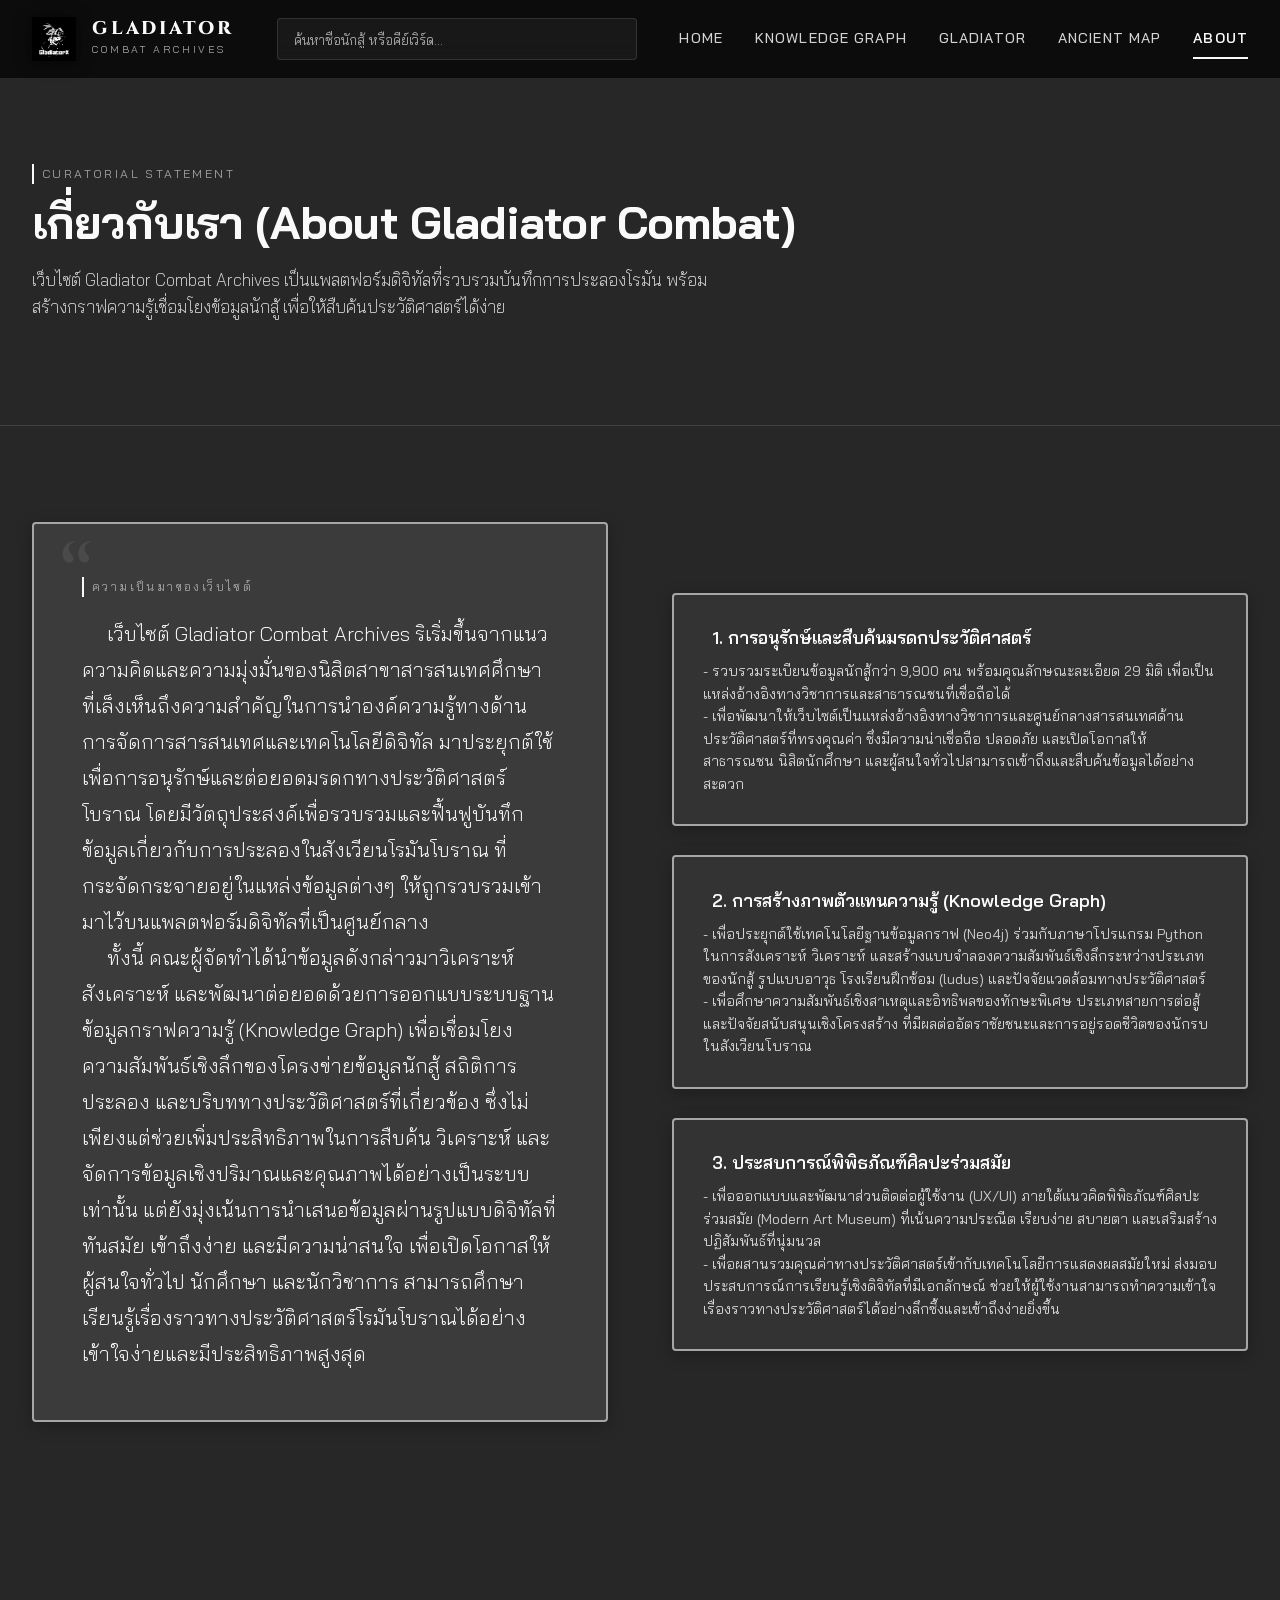
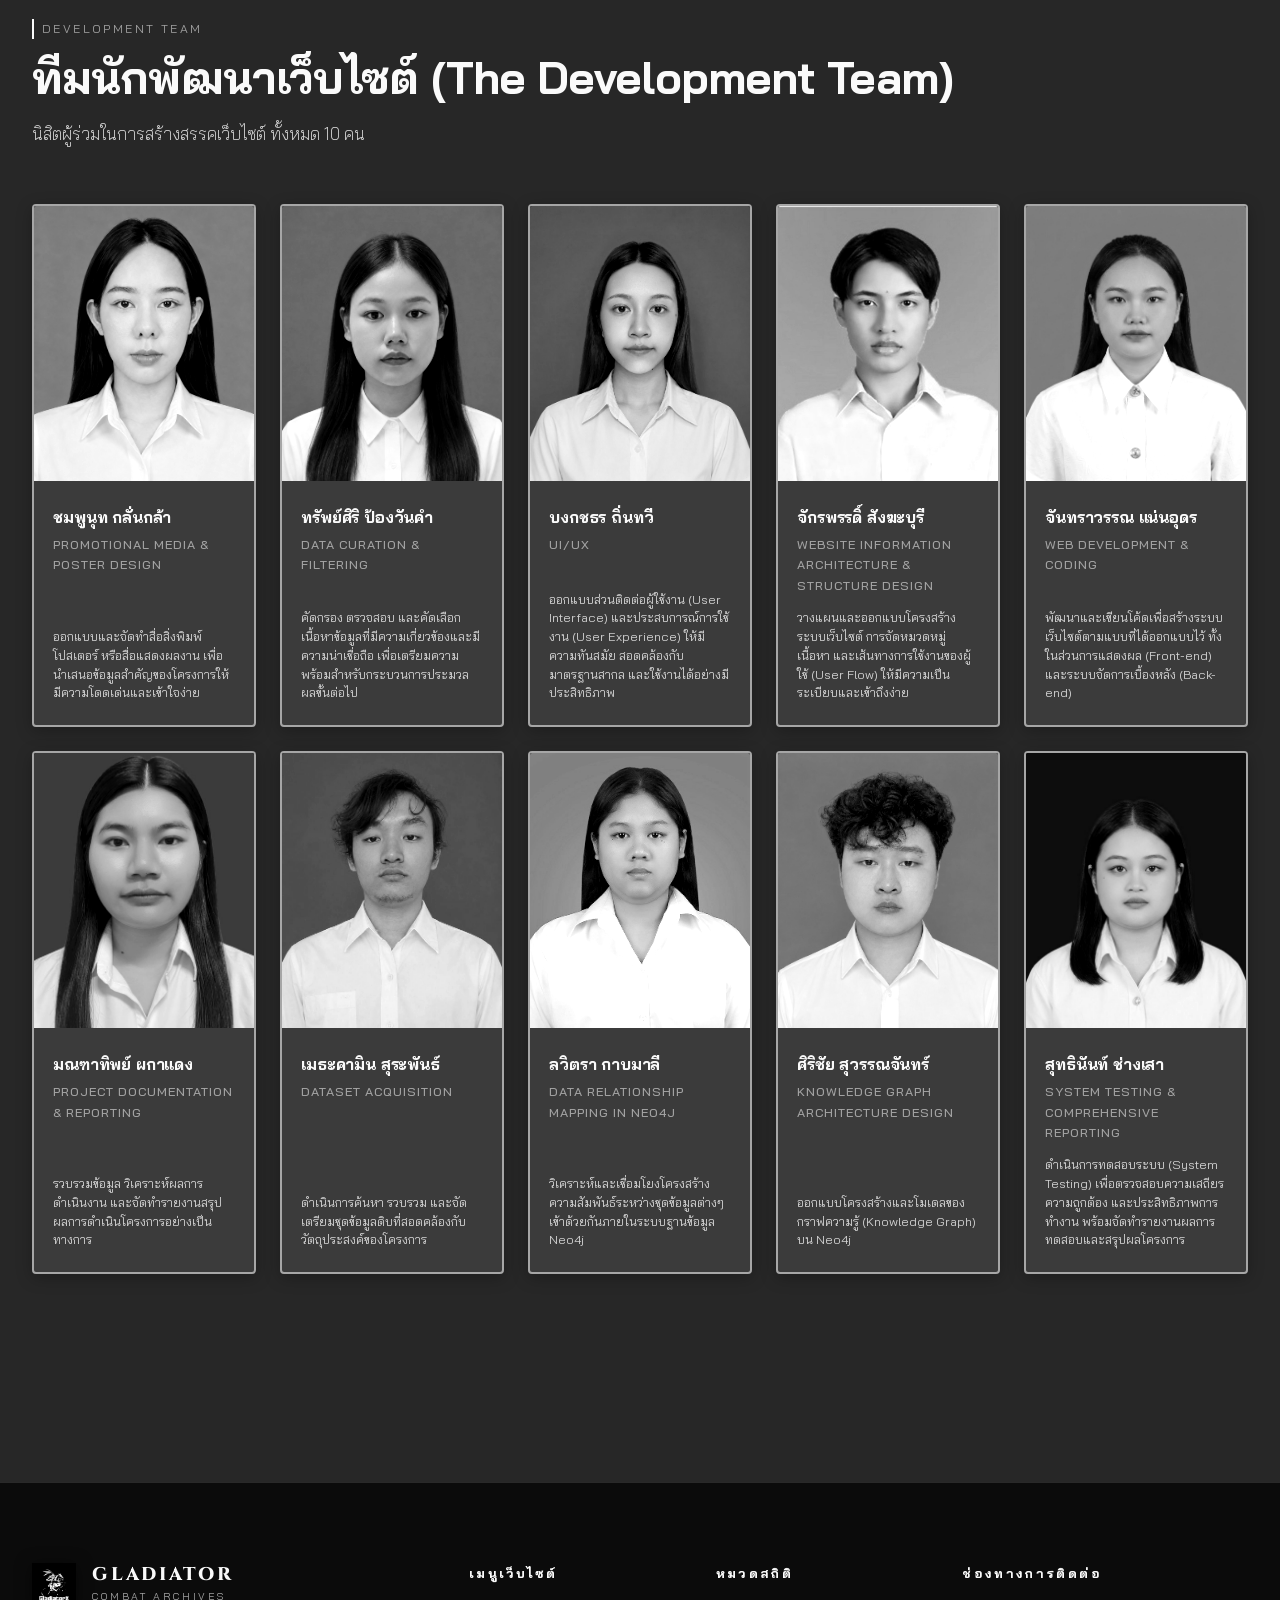
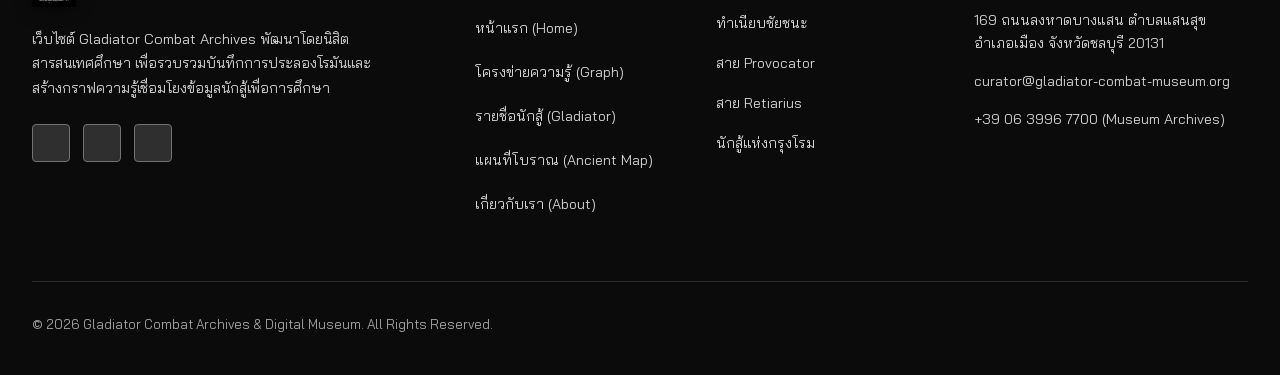
<file: about.html>
<!DOCTYPE html>
<html lang="th">
<head>
  <meta charset="UTF-8">
  <meta name="viewport" content="width=device-width, initial-scale=1.0">
  <title>About Us | ความเป็นมาและทีมนักพัฒนา Gladiator Combat</title>
  
  <!-- Google Fonts: Bai Jamjuree & Cinzel -->
  <link rel="preconnect" href="https://fonts.googleapis.com">
  <link rel="preconnect" href="https://fonts.gstatic.com" crossorigin>
  <link href="https://fonts.googleapis.com/css2?family=Bai+Jamjuree:ital,wght@0,300;0,400;0,500;0,600;0,700;1,400&family=Cinzel:wght@600;700;800;900&display=swap" rel="stylesheet">
  
  <!-- Flaticon Uicons Regular Rounded -->
  <link rel="stylesheet" href="https://cdn-uicons.flaticon.com/2.6.0/uicons-regular-rounded/css/uicons-regular-rounded.css">

  <!-- Stylesheets -->
  <link rel="stylesheet" href="css/style.css">
  <link rel="stylesheet" href="css/about.css">
</head>
<body>

  <!-- ================= SITE HEADER / NAVIGATOR ================= -->
  <header class="site-header">
    <div class="container header-container">
      <a href="index.html" class="brand-wrapper">
        <img src="Logo.png" alt="Gladiator Combat Museum Logo" class="brand-logo">
        <div class="brand-text">
          <span class="brand-title">Gladiator</span>
          <span class="brand-sub">Combat Archives</span>
        </div>
      </a>

      <!-- Search Box -->
      <div class="header-search">
        <form class="header-search-form" action="gladiators.html" method="GET">
          <input type="text" name="search" placeholder="ค้นหาชื่อนักสู้ หรือคีย์เวิร์ด..." autocomplete="off">
          <button type="submit" class="header-search-btn" title="ค้นหา">
            <i class="fi fi-rr-search"></i>
          </button>
        </form>
      </div>

      <!-- Navigation Links -->
      <nav class="main-nav" id="main-nav">
        <a href="index.html" class="nav-link">Home</a>
        <a href="knowledge-graph.html" class="nav-link">Knowledge Graph</a>
        <a href="gladiators.html" class="nav-link">Gladiator</a>
        <a href="maps.html" class="nav-link">Ancient Map</a>
        <a href="about.html" class="nav-link active">About</a>
      </nav>

      <button class="mobile-toggle" id="mobile-toggle" aria-label="Toggle navigation">
        <i class="fi fi-rr-menu-burger"></i>
      </button>
    </div>
  </header>

  <!-- ================= ABOUT HERO HEADER ================= -->
  <section class="about-hero-section">
    <div class="container">
      <div class="museum-label">CURATORIAL STATEMENT</div>
      <h1 class="section-title">เกี่ยวกับเรา (About Gladiator Combat)</h1>
      <p class="section-subtitle">
        เว็บไซต์ Gladiator Combat Archives เป็นแพลตฟอร์มดิจิทัลที่รวบรวมบันทึกการประลองโรมัน พร้อมสร้างกราฟความรู้เชื่อมโยงข้อมูลนักสู้ เพื่อให้สืบค้นประวัติศาสตร์ได้ง่าย
      </p>
    </div>
  </section>

  <!-- ================= BACKGROUND & OBJECTIVES ================= -->
  <section class="mission-section">
    <div class="container">
      <div class="mission-grid">
        <!-- Manifesto Left -->
        <div class="manifesto-box">
          <div class="museum-label" style="margin-bottom: 1.2rem;">ความเป็นมาของเว็บไซต์</div>
          <p class="manifesto-text">
            &nbsp;&nbsp;&nbsp;&nbsp;&nbsp;เว็บไซต์ Gladiator Combat Archives ริเริ่มขึ้นจากแนวความคิดและความมุ่งมั่นของนิสิตสาขาสารสนเทศศึกษา ที่เล็งเห็นถึงความสำคัญในการนำองค์ความรู้ทางด้านการจัดการสารสนเทศและเทคโนโลยีดิจิทัล มาประยุกต์ใช้เพื่อการอนุรักษ์และต่อยอดมรดกทางประวัติศาสตร์โบราณ โดยมีวัตถุประสงค์เพื่อรวบรวมและฟื้นฟูบันทึกข้อมูลเกี่ยวกับการประลองในสังเวียนโรมันโบราณ ที่กระจัดกระจายอยู่ในแหล่งข้อมูลต่างๆ ให้ถูกรวบรวมเข้ามาไว้บนแพลตฟอร์มดิจิทัลที่เป็นศูนย์กลาง
            <br>&nbsp;&nbsp;&nbsp;&nbsp;&nbsp;ทั้งนี้ คณะผู้จัดทำได้นำข้อมูลดังกล่าวมาวิเคราะห์ สังเคราะห์ และพัฒนาต่อยอดด้วยการออกแบบระบบฐานข้อมูลกราฟความรู้ (Knowledge Graph) เพื่อเชื่อมโยงความสัมพันธ์เชิงลึกของโครงข่ายข้อมูลนักสู้ สถิติการประลอง และบริบททางประวัติศาสตร์ที่เกี่ยวข้อง ซึ่งไม่เพียงแต่ช่วยเพิ่มประสิทธิภาพในการสืบค้น วิเคราะห์ และจัดการข้อมูลเชิงปริมาณและคุณภาพได้อย่างเป็นระบบเท่านั้น แต่ยังมุ่งเน้นการนำเสนอข้อมูลผ่านรูปแบบดิจิทัลที่ทันสมัย เข้าถึงง่าย และมีความน่าสนใจ เพื่อเปิดโอกาสให้ผู้สนใจทั่วไป นักศึกษา และนักวิชาการ สามารถศึกษาเรียนรู้เรื่องราวทางประวัติศาสตร์โรมันโบราณได้อย่างเข้าใจง่ายและมีประสิทธิภาพสูงสุด
          </p>
        </div>

        <!-- 3 Core Pillars (วัตถุประสงค์) -->
        <div class="pillars-grid">
          <div class="pillar-item">
            <h3 class="pillar-title">
              <i class="fi fi-rr-diploma"></i> 1. การอนุรักษ์และสืบค้นมรดกประวัติศาสตร์
            </h3>
            <p class="pillar-desc">
              - รวบรวมระเบียนข้อมูลนักสู้กว่า 9,900 คน พร้อมคุณลักษณะละเอียด 29 มิติ เพื่อเป็นแหล่งอ้างอิงทางวิชาการและสาธารณชนที่เชื่อถือได้
              <br>
                - เพื่อพัฒนาให้เว็บไซต์เป็นแหล่งอ้างอิงทางวิชาการและศูนย์กลางสารสนเทศด้านประวัติศาสตร์ที่ทรงคุณค่า ซึ่งมีความน่าเชื่อถือ ปลอดภัย และเปิดโอกาสให้สาธารณชน นิสิตนักศึกษา และผู้สนใจทั่วไปสามารถเข้าถึงและสืบค้นข้อมูลได้อย่างสะดวก
            </p>
          </div>

          <div class="pillar-item">
            <h3 class="pillar-title">
              <i class="fi fi-rr-chart-network"></i> 2. การสร้างภาพตัวแทนความรู้ (Knowledge Graph)
            </h3>
            <p class="pillar-desc">
              - เพื่อประยุกต์ใช้เทคโนโลยีฐานข้อมูลกราฟ (Neo4j) ร่วมกับภาษาโปรแกรม Python ในการสังเคราะห์ วิเคราะห์ และสร้างแบบจำลองความสัมพันธ์เชิงลึกระหว่างประเภทของนักสู้ รูปแบบอาวุธ โรงเรียนฝึกซ้อม (ludus) และปัจจัยแวดล้อมทางประวัติศาสตร์
              <br>
              - เพื่อศึกษาความสัมพันธ์เชิงสาเหตุและอิทธิพลของทักษะพิเศษ ประเภทสายการต่อสู้ และปัจจัยสนับสนุนเชิงโครงสร้าง ที่มีผลต่ออัตราชัยชนะและการอยู่รอดชีวิตของนักรบในสังเวียนโบราณ  
            </p>
          </div>

          <div class="pillar-item">
            <h3 class="pillar-title">
              <i class="fi fi-rr-eye"></i> 3. ประสบการณ์พิพิธภัณฑ์ศิลปะร่วมสมัย
            </h3>
            <p class="pillar-desc">
              - เพื่อออกแบบและพัฒนาส่วนติดต่อผู้ใช้งาน (UX/UI) ภายใต้แนวคิดพิพิธภัณฑ์ศิลปะร่วมสมัย (Modern Art Museum) ที่เน้นความประณีต เรียบง่าย สบายตา และเสริมสร้างปฏิสัมพันธ์ที่นุ่มนวล
              <br>
              - เพื่อผสานรวมคุณค่าทางประวัติศาสตร์เข้ากับเทคโนโลยีการแสดงผลสมัยใหม่ ส่งมอบประสบการณ์การเรียนรู้เชิงดิจิทัลที่มีเอกลักษณ์ ช่วยให้ผู้ใช้งานสามารถทำความเข้าใจเรื่องราวทางประวัติศาสตร์ได้อย่างลึกซึ้งและเข้าถึงง่ายยิ่งขึ้น
            </p>
          </div>
        </div>
      </div>
    </div>
  </section>

  <!-- ================= 10 DEVELOPERS TEAM ================= -->
  <section class="team-section">
    <div class="container">
      <div class="museum-label">DEVELOPMENT TEAM</div>
      <h2 class="section-title">ทีมนักพัฒนาเว็บไซต์ (The Development Team)</h2>
      <p class="section-subtitle">
        นิสิตผู้ร่วมในการสร้างสรรคเว็บไซต์ ทั้งหมด 10 คน
      </p>

      <div class="team-grid">
        <div class="team-card">
          <div class="team-photo-wrap">
            <img src="ภาพประกอบ/ชมพูนุท.jpg" alt="ชมพูนุท กลั่นกล้า" class="team-photo">
          </div>
          <div class="team-info">
            <h4 class="team-name">ชมพูนุท กลั่นกล้า</h4>
            <div class="team-position">Promotional Media & Poster Design</div>
            <p class="team-bio">ออกแบบและจัดทำสื่อสิ่งพิมพ์ โปสเตอร์ หรือสื่อแสดงผลงาน เพื่อนำเสนอข้อมูลสำคัญของโครงการให้มีความโดดเด่นและเข้าใจง่าย</p>
          </div>
        </div>


        <div class="team-card">
          <div class="team-photo-wrap">
            <img src="ภาพประกอบ/ทรัพย์ศิริ.jpg" alt="ทรัพย์ศิริ ป้องวันคำ" class="team-photo">
          </div>
          <div class="team-info">
            <h4 class="team-name">ทรัพย์ศิริ ป้องวันคำ</h4>
            <div class="team-position">Data Curation & Filtering</div>
            <p class="team-bio">คัดกรอง ตรวจสอบ และคัดเลือกเนื้อหาข้อมูลที่มีความเกี่ยวข้องและมีความน่าเชื่อถือ เพื่อเตรียมความพร้อมสำหรับกระบวนการประมวลผลขั้นต่อไป</p>
          </div>
        </div>


        <div class="team-card">
          <div class="team-photo-wrap">
            <img src="ภาพประกอบ/บงกชธร.jpg" alt="บงกชธร ถิ่นทวี" class="team-photo">
          </div>
          <div class="team-info">
            <h4 class="team-name">บงกชธร ถิ่นทวี</h4>
            <div class="team-position">UI/UX </div>
            <p class="team-bio">ออกแบบส่วนติดต่อผู้ใช้งาน (User Interface) และประสบการณ์การใช้งาน (User Experience) ให้มีความทันสมัย สอดคล้องกับมาตรฐานสากล และใช้งานได้อย่างมีประสิทธิภาพ</p>
          </div>
        </div>


        <div class="team-card">
          <div class="team-photo-wrap">
            <img src="ภาพประกอบ/จักรพรรดิ์.jpg" alt="จักรพรรดิ์ สังฆะบุรี" class="team-photo">
          </div>
          <div class="team-info">
            <h4 class="team-name">จักรพรรดิ์ สังฆะบุรี</h4>
            <div class="team-position">Website Information Architecture & Structure Design</div>
            <p class="team-bio">วางแผนและออกแบบโครงสร้างระบบเว็บไซต์ การจัดหมวดหมู่เนื้อหา และเส้นทางการใช้งานของผู้ใช้ (User Flow) ให้มีความเป็นระเบียบและเข้าถึงง่าย</p>
          </div>
        </div>


        <div class="team-card">
          <div class="team-photo-wrap">
            <img src="ภาพประกอบ/จันทราวรรณ.jpg" alt="จันทราวรรณ แน่นอุดร" class="team-photo">
          </div>
          <div class="team-info">
            <h4 class="team-name">จันทราวรรณ แน่นอุดร</h4>
            <div class="team-position">Web Development & Coding</div>
            <p class="team-bio">พัฒนาและเขียนโค้ดเพื่อสร้างระบบเว็บไซต์ตามแบบที่ได้ออกแบบไว้ ทั้งในส่วนการแสดงผล (Front-end) และระบบจัดการเบื้องหลัง (Back-end)</p>
          </div>
        </div>


        <div class="team-card">
          <div class="team-photo-wrap">
            <img src="ภาพประกอบ/มณฑาทิพย์.jpg" alt="มณฑาทิพย์ ผกาแดง" class="team-photo">
          </div>
          <div class="team-info">
            <h4 class="team-name">มณฑาทิพย์ ผกาแดง</h4>
            <div class="team-position">Project Documentation & Reporting</div>
            <p class="team-bio">รวบรวมข้อมูล วิเคราะห์ผลการดำเนินงาน และจัดทำรายงานสรุปผลการดำเนินโครงการอย่างเป็นทางการ</p>
          </div>
        </div>

        <div class="team-card">
          <div class="team-photo-wrap">
            <img src="ภาพประกอบ/เมธะคามิน.jpg" alt="เมธะคามิน สุระพันธ์" class="team-photo">
          </div>
          <div class="team-info">
            <h4 class="team-name">เมธะคามิน สุระพันธ์</h4>
            <div class="team-position">Dataset Acquisition</div>
            <p class="team-bio">ดำเนินการค้นหา รวบรวม และจัดเตรียมชุดข้อมูลดิบที่สอดคล้องกับวัตถุประสงค์ของโครงการ</p>
          </div>
        </div>


        <div class="team-card">
          <div class="team-photo-wrap">
            <img src="ภาพประกอบ/ลวิตรา.jpg" alt="ลวิตรา กาบมาลี" class="team-photo">
          </div>
          <div class="team-info">
            <h4 class="team-name">ลวิตรา กาบมาลี</h4>
            <div class="team-position">Data Relationship Mapping in Neo4j</div>
            <p class="team-bio">วิเคราะห์และเชื่อมโยงโครงสร้างความสัมพันธ์ระหว่างชุดข้อมูลต่างๆ เข้าด้วยกันภายในระบบฐานข้อมูล Neo4j</p>
          </div>
        </div>


        <div class="team-card">
          <div class="team-photo-wrap">
            <img src="ภาพประกอบ/ศิริชัย.jpg" alt="ศิริชัย สุวรรณจันทร์" class="team-photo">
          </div>
          <div class="team-info">
            <h4 class="team-name">ศิริชัย สุวรรณจันทร์</h4>
            <div class="team-position">Knowledge Graph Architecture Design</div>
            <p class="team-bio">ออกแบบโครงสร้างและโมเดลของกราฟความรู้ (Knowledge Graph) บน Neo4j</p>
          </div>
        </div>


        <div class="team-card">
          <div class="team-photo-wrap">
            <img src="ภาพประกอบ/สุทธินันท์.jpg" alt="สุทธินันท์ ช่างเสา" class="team-photo">
          </div>
          <div class="team-info">
            <h4 class="team-name">สุทธินันท์ ช่างเสา</h4>
            <div class="team-position">System Testing & Comprehensive Reporting</div>
            <p class="team-bio">ดำเนินการทดสอบระบบ (System Testing) เพื่อตรวจสอบความเสถียร ความถูกต้อง และประสิทธิภาพการทำงาน พร้อมจัดทำรายงานผลการทดสอบและสรุปผลโครงการ</p>
          </div>
        </div>
      </div>
    </div>
  </section>

  <!-- ================= SITE FOOTER ================= -->
  <footer class="site-footer">
    <div class="container">
      <div class="footer-top">
        <div class="footer-brand">
          <div class="brand-wrapper">
            <img src="Logo.png" alt="Gladiator Combat Museum Logo" class="brand-logo">
            <div class="brand-text">
              <span class="brand-title">Gladiator</span>
              <span class="brand-sub">Combat Archives</span>
            </div>
          </div>
          <p class="footer-desc">
            เว็บไซต์ Gladiator Combat Archives พัฒนาโดยนิสิตสารสนเทศศึกษา เพื่อรวบรวมบันทึกการประลองโรมันและสร้างกราฟความรู้เชื่อมโยงข้อมูลนักสู้เพื่อการศึกษา
          </p>
          <div class="footer-socials">
            <a href="#" class="social-icon" title="Instagram"><i class="fi fi-rr-camera"></i></a>
            <a href="#" class="social-icon" title="Twitter"><i class="fi fi-rr-comment-alt"></i></a>
            <a href="#" class="social-icon" title="GitHub"><i class="fi fi-rr-code-fork"></i></a>
          </div>
        </div>

        <div class="footer-nav">
          <h4 class="footer-heading">เมนูเว็บไซต์</h4>
          <ul class="footer-links">
            <li><a href="index.html"><i class="fi fi-rr-home"></i> หน้าแรก (Home)</a></li>
            <li><a href="knowledge-graph.html"><i class="fi fi-rr-network"></i> โครงข่ายความรู้ (Graph)</a></li>
            <li><a href="gladiators.html"><i class="fi fi-rr-users"></i> รายชื่อนักสู้ (Gladiator)</a></li>
            <li><a href="maps.html"><i class="fi fi-rr-map"></i> แผนที่โบราณ (Ancient Map)</a></li>
            <li><a href="about.html"><i class="fi fi-rr-info"></i> เกี่ยวกับเรา (About)</a></li>
          </ul>
        </div>

        <div class="footer-analytics">
          <h4 class="footer-heading">หมวดสถิติ</h4>
          <ul class="footer-links">
            <li><a href="gladiators.html?sort=wins-desc">ทำเนียบชัยชนะ</a></li>
            <li><a href="gladiators.html?category=Provocator">สาย Provocator</a></li>
            <li><a href="gladiators.html?category=Retiarius">สาย Retiarius</a></li>
            <li><a href="gladiators.html?origin=Rome">นักสู้แห่งกรุงโรม</a></li>
          </ul>
        </div>

        <div class="footer-contact">
          <h4 class="footer-heading">ช่องทางการติดต่อ</h4>
          <ul class="contact-info">
            <li class="contact-item">
              <i class="fi fi-rr-marker"></i>
              <span>169 ถนนลงหาดบางแสน ตำบลแสนสุข อำเภอเมือง จังหวัดชลบุรี 20131</span>
            </li>
            <li class="contact-item">
              <i class="fi fi-rr-envelope"></i>
              <span>curator@gladiator-combat-museum.org</span>
            </li>
            <li class="contact-item">
              <i class="fi fi-rr-phone-call"></i>
              <span>+39 06 3996 7700 (Museum Archives)</span>
            </li>
          </ul>
        </div>
      </div>

      <div class="footer-bottom">
        <div>© 2026 Gladiator Combat Archives & Digital Museum. All Rights Reserved.</div>
      </div>
    </div>
  </footer>

  <!-- Scripts -->
  <script src="js/main.js"></script>
</body>
</html>
</file>
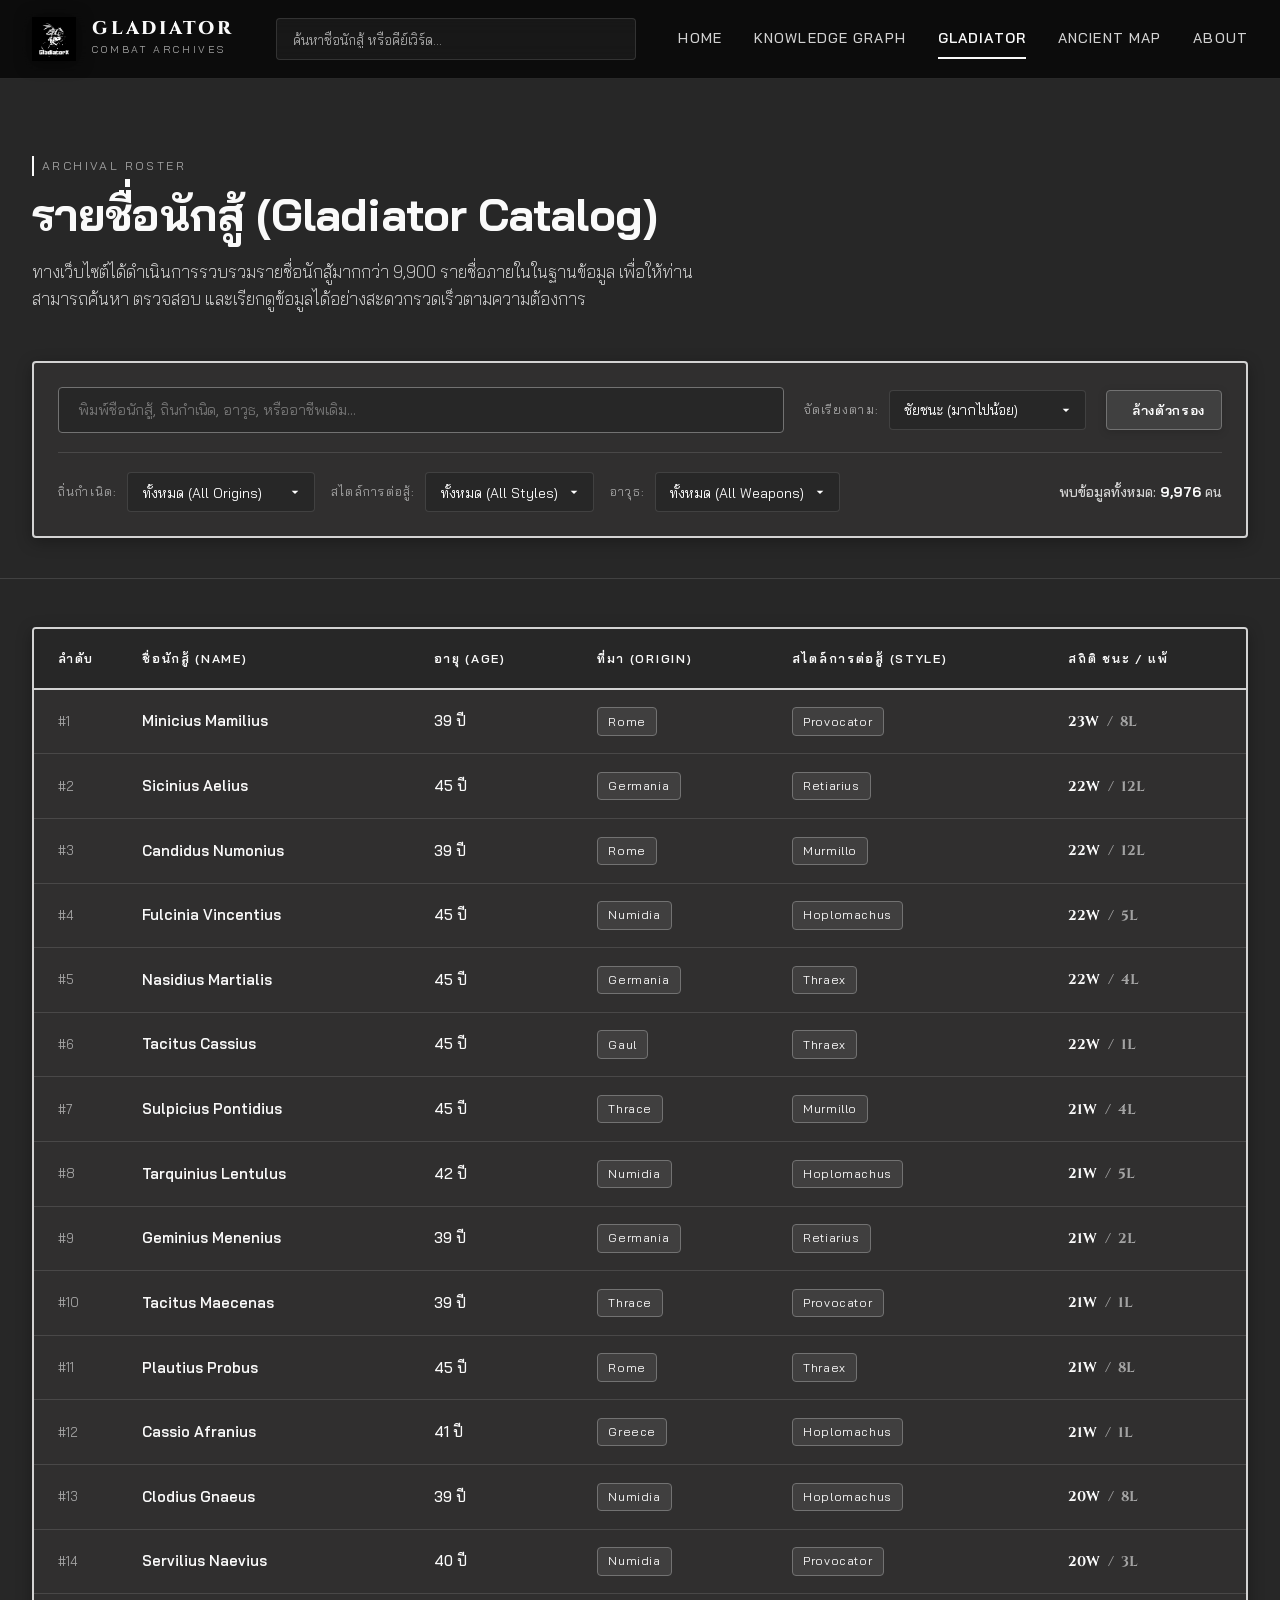
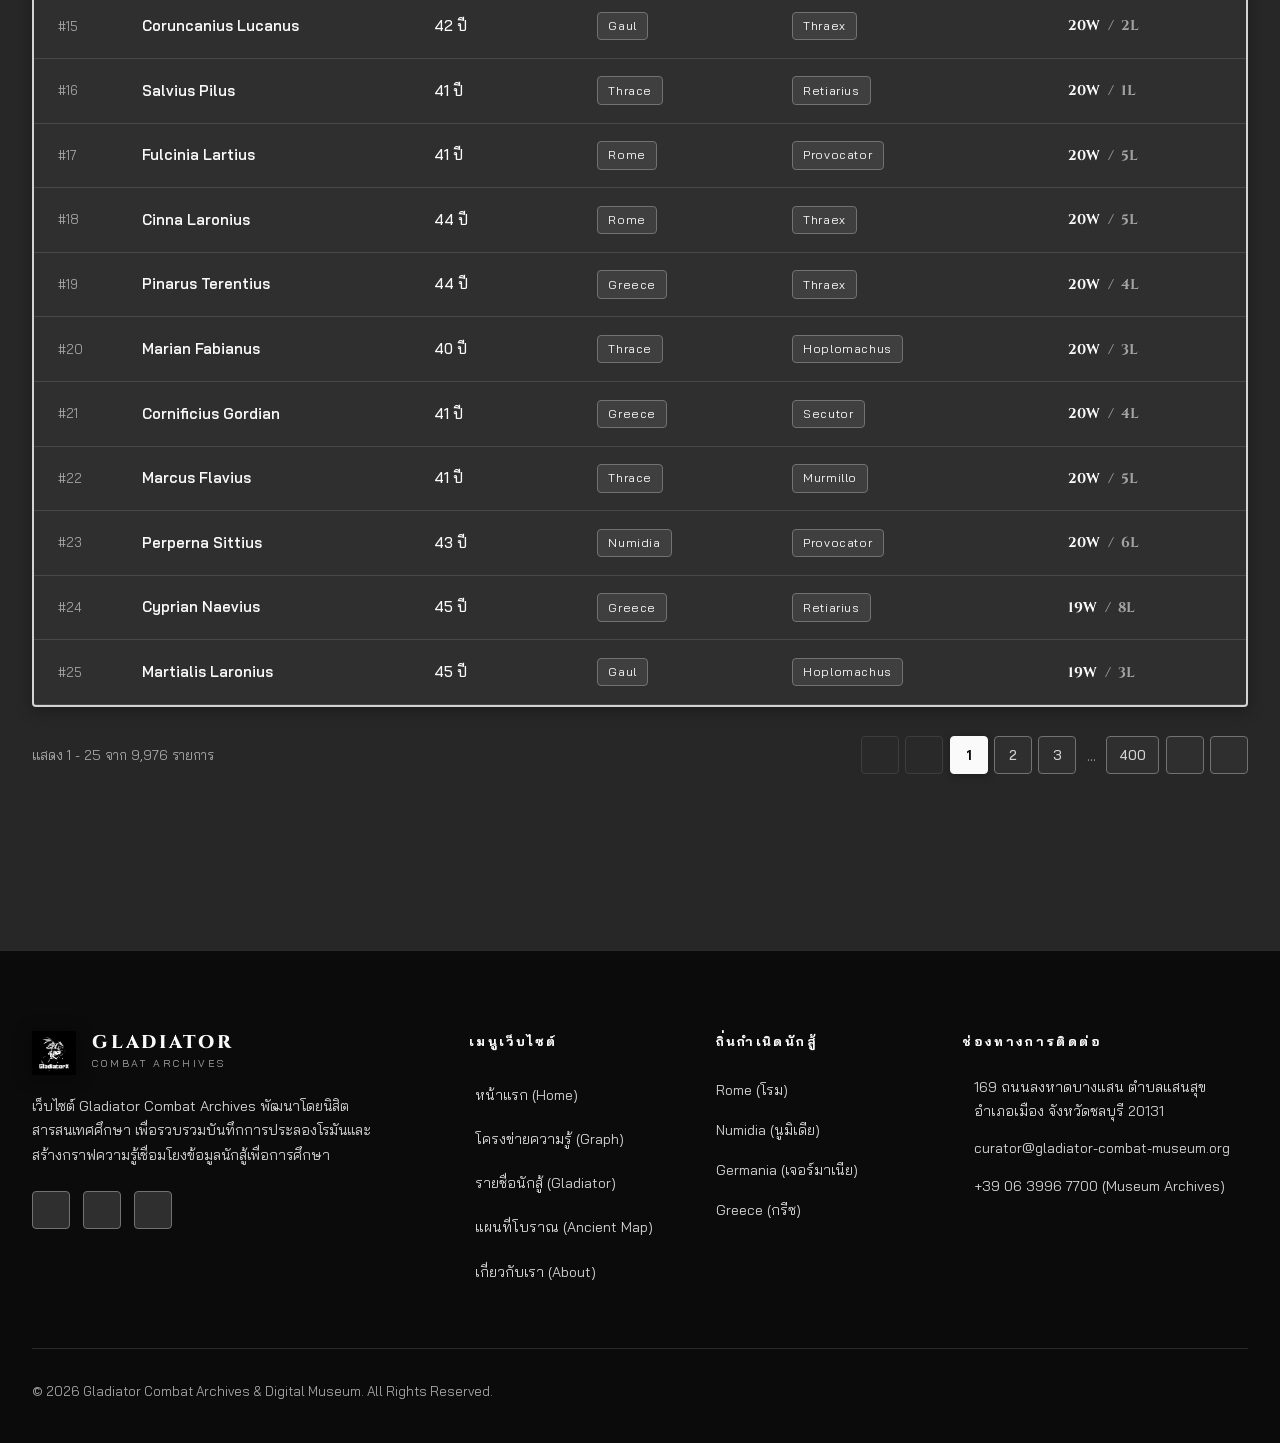
<file: gladiators.html>
<!DOCTYPE html>
<html lang="th">
<head>
  <meta charset="UTF-8">
  <meta name="viewport" content="width=device-width, initial-scale=1.0">
  <title>Gladiator Catalog | รายชื่อนักสู้โรมัน</title>
  
  <!-- Google Fonts: Bai Jamjuree & Cinzel -->
  <link rel="preconnect" href="https://fonts.googleapis.com">
  <link rel="preconnect" href="https://fonts.gstatic.com" crossorigin>
  <link href="https://fonts.googleapis.com/css2?family=Bai+Jamjuree:ital,wght@0,300;0,400;0,500;0,600;0,700;1,400&family=Cinzel:wght@600;700;800;900&display=swap" rel="stylesheet">
  
  <!-- Flaticon Uicons Regular Rounded -->
  <link rel="stylesheet" href="https://cdn-uicons.flaticon.com/2.6.0/uicons-regular-rounded/css/uicons-regular-rounded.css">

  <!-- Stylesheets -->
  <link rel="stylesheet" href="css/style.css">
  <link rel="stylesheet" href="css/gladiators.css">
</head>
<body>

  <!-- ================= SITE HEADER / NAVIGATOR ================= -->
  <header class="site-header">
    <div class="container header-container">
      <a href="index.html" class="brand-wrapper">
        <img src="Logo.png" alt="Gladiator Combat Museum Logo" class="brand-logo">
        <div class="brand-text">
          <span class="brand-title">Gladiator</span>
          <span class="brand-sub">Combat Archives</span>
        </div>
      </a>

      <!-- Search Box -->
      <div class="header-search">
        <form class="header-search-form" action="gladiators.html" method="GET">
          <input type="text" name="search" placeholder="ค้นหาชื่อนักสู้ หรือคีย์เวิร์ด..." autocomplete="off">
          <button type="submit" class="header-search-btn" title="ค้นหา">
            <i class="fi fi-rr-search"></i>
          </button>
        </form>
      </div>

      <!-- Navigation Links -->
      <nav class="main-nav" id="main-nav">
        <a href="index.html" class="nav-link">Home</a>
        <a href="knowledge-graph.html" class="nav-link">Knowledge Graph</a>
        <a href="gladiators.html" class="nav-link active">Gladiator</a>
        <a href="maps.html" class="nav-link">Ancient Map</a>
        <a href="about.html" class="nav-link">About</a>
      </nav>

      <button class="mobile-toggle" id="mobile-toggle" aria-label="Toggle navigation">
        <i class="fi fi-rr-menu-burger"></i>
      </button>
    </div>
  </header>

  <!-- ================= PAGE TITLE HEADER ================= -->
  <section class="archive-header-section">
    <div class="container">
      <div class="museum-label">ARCHIVAL ROSTER</div>
      <h1 class="section-title">รายชื่อนักสู้ (Gladiator Catalog)</h1>
      <p class="section-subtitle">
        ทางเว็บไซต์ได้ดำเนินการรวบรวมรายชื่อนักสู้มากกว่า 9,900 รายชื่อภายในในฐานข้อมูล เพื่อให้ท่านสามารถค้นหา ตรวจสอบ และเรียกดูข้อมูลได้อย่างสะดวกรวดเร็วตามความต้องการ
      </p>

      <!-- Control Bar (Search, Filters, Sort) -->
      <div class="controls-bar">
        <div class="controls-row-top">
          <!-- Live Search Input -->
          <div class="search-box-large">
            <input type="text" id="gladiator-search" placeholder="พิมพ์ชื่อนักสู้, ถิ่นกำเนิด, อาวุธ, หรืออาชีพเดิม..." autocomplete="off">
            <button class="search-icon-btn" title="ค้นหา">
              <i class="fi fi-rr-search"></i>
            </button>
          </div>

          <!-- Sort Select -->
          <div class="filter-group">
            <span class="filter-label">จัดเรียงตาม:</span>
            <select id="sort-select" class="filter-select">
              <option value="wins-desc">ชัยชนะ (มากไปน้อย)</option>
              <option value="wins-asc">ชัยชนะ (น้อยไปมาก)</option>
              <option value="name-asc">ชื่อตัวอักษร (A ➔ Z)</option>
              <option value="name-desc">ชื่อตัวอักษร (Z ➔ A)</option>
              <option value="losses-desc">ความพ่ายแพ้ (มากไปน้อย)</option>
              <option value="age-desc">อายุ (มากไปน้อย)</option>
              <option value="age-asc">อายุ (น้อยไปมาก)</option>
            </select>
          </div>

          <button id="reset-filters-btn" class="btn btn-secondary" style="height: 40px; padding: 0 1rem; font-size: 0.82rem;">
            <i class="fi fi-rr-rotate-left"></i> ล้างตัวกรอง
          </button>
        </div>

        <div class="controls-row-filters">
          <!-- Filter Origin -->
          <div class="filter-group">
            <span class="filter-label">ถิ่นกำเนิด:</span>
            <select id="filter-origin" class="filter-select">
              <option value="all">ทั้งหมด (All Origins)</option>
              <option value="Rome">Rome (โรม)</option>
              <option value="Numidia">Numidia (นูมิเดีย)</option>
              <option value="Greece">Greece (กรีซ)</option>
              <option value="Germania">Germania (เจอร์มาเนีย)</option>
              <option value="Gaul">Gaul (โกล)</option>
              <option value="Thrace">Thrace (เธรซ)</option>
            </select>
          </div>

          <!-- Filter Category -->
          <div class="filter-group">
            <span class="filter-label">สไตล์การต่อสู้:</span>
            <select id="filter-category" class="filter-select">
              <option value="all">ทั้งหมด (All Styles)</option>
              <option value="Provocator">Provocator</option>
              <option value="Thraex">Thraex</option>
              <option value="Retiarius">Retiarius</option>
              <option value="Secutor">Secutor</option>
              <option value="Hoplomachus">Hoplomachus</option>
              <option value="Murmillo">Murmillo</option>
            </select>
          </div>

          <!-- Filter Weapon -->
          <div class="filter-group">
            <span class="filter-label">อาวุธ:</span>
            <select id="filter-weapon" class="filter-select">
              <option value="all">ทั้งหมด (All Weapons)</option>
              <option value="Dagger">Dagger (กริช)</option>
              <option value="Gladius">Gladius (ดาบสั้น)</option>
              <option value="Sica">Sica (ดาบโค้ง)</option>
              <option value="Trident">Trident (สามง่าม)</option>
              <option value="Net">Net (ตาข่าย)</option>
              <option value="Spear">Spear (หอก)</option>
            </select>
          </div>

          <!-- Result Count Badge -->
          <div class="results-count-badge">
            พบข้อมูลทั้งหมด: <span id="result-count">9,976</span> คน
          </div>
        </div>
      </div>
    </div>
  </section>

  <!-- ================= GLADIATOR TABLE SECTION ================= -->
  <section style="background: var(--bg-primary); padding: 1rem 0;">
    <div class="container">
      <div class="table-container">
        <div id="table-loading" style="padding: 3rem; text-align: center; color: var(--text-secondary);">
          <i class="fi fi-rr-spinner" style="font-size: 2rem; animation: spin 1s infinite linear;"></i>
          <p style="margin-top: 1rem;">กำลังโหลดฐานข้อมูลนักสู้...</p>
        </div>
        <table class="museum-table">
          <thead>
            <tr>
              <th>ลำดับ</th>
              <th>ชื่อนักสู้ (Name)</th>
              <th>อายุ (Age)</th>
              <th>ที่มา (Origin)</th>
              <th>สไตล์การต่อสู้ (Style)</th>
              <th>สถิติ ชนะ / แพ้</th>
            </tr>
          </thead>
          <tbody id="gladiators-tbody">
            <!-- Dynamically injected by gladiators.js -->
          </tbody>
        </table>
      </div>

      <!-- Pagination Controls -->
      <div class="pagination-wrapper" id="pagination-wrapper">
        <div class="pagination-info" id="pagination-info">
          แสดง 1 - 25 จาก 9,976 รายการ
        </div>
        <div class="pagination-controls" id="pagination-buttons">
          <!-- Dynamically populated -->
        </div>
      </div>
    </div>
  </section>

  <!-- ================= GLADIATOR DETAIL MODAL (14 REQUIRED FIELDS) ================= -->
  <div class="modal-backdrop" id="gladiator-modal" role="dialog" aria-modal="true">
    <div class="modal-card">
      <div class="modal-header">
        <div class="modal-name-group">
          <div class="modal-subtitle" id="m-category-origin">GLADIATOR ARCHIVE PROFILE</div>
          <h2 id="m-name">Aelius Verus</h2>
        </div>
        <button class="modal-close-btn" id="modal-close-btn" title="ปิดหน้าต่าง">
          <i class="fi fi-rr-cross"></i>
        </button>
      </div>

      <div class="modal-body">
        <!-- Combat Quick Stats Ribbon -->
        <div class="modal-stats-ribbon">
          <div class="ribbon-item">
            <div class="ribbon-num" id="m-wins" style="color: #ffffff;">11</div>
            <div class="ribbon-label">ชนะ (Wins)</div>
          </div>
          <div class="ribbon-item">
            <div class="ribbon-num" id="m-losses" style="color: #737373;">4</div>
            <div class="ribbon-label">แพ้ (Losses)</div>
          </div>
          <div class="ribbon-item">
            <div class="ribbon-num" id="m-winrate" style="color: #ffffff;">73%</div>
            <div class="ribbon-label">อัตราคว้าชัย</div>
          </div>
          <div class="ribbon-item">
            <div class="ribbon-num" id="m-favor" style="color: #ffffff;">0.84</div>
            <div class="ribbon-label">ความนิยมสาธารณชน</div>
          </div>
        </div>

        <div class="museum-label" style="margin-bottom: 1rem;">COMPLETE BIOGRAPHICAL PROFILE • 14 ข้อมูลตามระเบียน</div>

        <!-- 14 Required Fields Grid -->
        <div class="detail-fields-grid">
          <!-- 1. ชื่อ -->
          <div class="field-item">
            <div class="field-title"><i class="fi fi-rr-user"></i> 1. ชื่อนักสู้ (Name)</div>
            <div class="field-val highlight" id="f-name">-</div>
          </div>

          <!-- 2. อายุ -->
          <div class="field-item">
            <div class="field-title"><i class="fi fi-rr-calendar"></i> 2. อายุ (Age)</div>
            <div class="field-val" id="f-age">-</div>
          </div>

          <!-- 3. ปีเกิด -->
          <div class="field-item">
            <div class="field-title"><i class="fi fi-rr-hourglass"></i> 3. ปีเกิด (Birth Year)</div>
            <div class="field-val" id="f-birthyear">-</div>
          </div>

          <!-- 4. ถิ่นกำเนิด -->
          <div class="field-item">
            <div class="field-title"><i class="fi fi-rr-marker"></i> 4. ถิ่นกำเนิด (Origin)</div>
            <div class="field-val highlight" id="f-origin">-</div>
          </div>

          <!-- 5. น้ำหนัก -->
          <div class="field-item">
            <div class="field-title"><i class="fi fi-rr-dashboard"></i> 5. น้ำหนัก (Weight)</div>
            <div class="field-val" id="f-weight">-</div>
          </div>

          <!-- 6. ส่วนสูง -->
          <div class="field-item">
            <div class="field-title"><i class="fi fi-rr-arrows-v"></i> 6. ส่วนสูง (Height)</div>
            <div class="field-val" id="f-height">-</div>
          </div>

          <!-- 7. สไตล์การต่อสู้ -->
          <div class="field-item">
            <div class="field-title"><i class="fi fi-rr-shield"></i> 7. สไตล์การต่อสู้ (Style)</div>
            <div class="field-val highlight" id="f-category">-</div>
          </div>

          <!-- 8. จำนวนครั้งที่ชนะ -->
          <div class="field-item">
            <div class="field-title"><i class="fi fi-rr-trophy"></i> 8. จำนวนครั้งที่ชนะ (Wins)</div>
            <div class="field-val highlight" id="f-wins">-</div>
          </div>

          <!-- 9. จำนวนครั้งที่แพ้ -->
          <div class="field-item">
            <div class="field-title"><i class="fi fi-rr-cross-circle"></i> 9. จำนวนครั้งที่แพ้ (Losses)</div>
            <div class="field-val" id="f-losses">-</div>
          </div>

          <!-- 10. อาวุธ -->
          <div class="field-item">
            <div class="field-title"><i class="fi fi-rr-sword"></i> 10. อาวุธประจำกาย (Weapon)</div>
            <div class="field-val highlight" id="f-weapon">-</div>
          </div>

          <!-- 11. อาชีพเดิม -->
          <div class="field-item">
            <div class="field-title"><i class="fi fi-rr-briefcase"></i> 11. อาชีพเดิม (Previous Occupation)</div>
            <div class="field-val" id="f-occupation">-</div>
          </div>

          <!-- 12. ผู้สนับสนุน -->
          <div class="field-item">
            <div class="field-title"><i class="fi fi-rr-coins"></i> 12. ผู้สนับสนุน (Patron Wealth)</div>
            <div class="field-val" id="f-patron">-</div>
          </div>

          <!-- 13. ความเข้มข้นในการฝึกฝน -->
          <div class="field-item">
            <div class="field-title"><i class="fi fi-rr-flame"></i> 13. ความเข้มข้นในการฝึกฝน (Training)</div>
            <div class="field-val" id="f-training">-</div>
          </div>

          <!-- 14. ความนิยมจากสาธารณะชน -->
          <div class="field-item">
            <div class="field-title"><i class="fi fi-rr-heart"></i> 14. ความนิยมจากสาธารณชน (Public Favor)</div>
            <div class="field-val highlight" id="f-publicfavor">-</div>
          </div>
        </div>
      </div>
    </div>
  </div>

  <!-- ================= SITE FOOTER ================= -->
  <footer class="site-footer">
    <div class="container">
      <div class="footer-top">
        <div class="footer-brand">
          <div class="brand-wrapper">
            <img src="Logo.png" alt="Gladiator Combat Museum Logo" class="brand-logo">
            <div class="brand-text">
              <span class="brand-title">Gladiator</span>
              <span class="brand-sub">Combat Archives</span>
            </div>
          </div>
          <p class="footer-desc">
            เว็บไซต์ Gladiator Combat Archives พัฒนาโดยนิสิตสารสนเทศศึกษา เพื่อรวบรวมบันทึกการประลองโรมันและสร้างกราฟความรู้เชื่อมโยงข้อมูลนักสู้เพื่อการศึกษา
          </p>
          <div class="footer-socials">
            <a href="#" class="social-icon" title="Instagram"><i class="fi fi-rr-camera"></i></a>
            <a href="#" class="social-icon" title="Twitter"><i class="fi fi-rr-comment-alt"></i></a>
            <a href="#" class="social-icon" title="GitHub"><i class="fi fi-rr-code-fork"></i></a>
          </div>
        </div>

        <div class="footer-nav">
          <h4 class="footer-heading">เมนูเว็บไซต์</h4>
          <ul class="footer-links">
            <li><a href="index.html"><i class="fi fi-rr-home"></i> หน้าแรก (Home)</a></li>
            <li><a href="knowledge-graph.html"><i class="fi fi-rr-network"></i> โครงข่ายความรู้ (Graph)</a></li>
            <li><a href="gladiators.html"><i class="fi fi-rr-users"></i> รายชื่อนักสู้ (Gladiator)</a></li>
            <li><a href="maps.html"><i class="fi fi-rr-map"></i> แผนที่โบราณ (Ancient Map)</a></li>
            <li><a href="about.html"><i class="fi fi-rr-info"></i> เกี่ยวกับเรา (About)</a></li>
          </ul>
        </div>

        <div class="footer-analytics">
          <h4 class="footer-heading">ถิ่นกำเนิดนักสู้</h4>
          <ul class="footer-links">
            <li><a href="gladiators.html?origin=Rome">Rome (โรม)</a></li>
            <li><a href="gladiators.html?origin=Numidia">Numidia (นูมิเดีย)</a></li>
            <li><a href="gladiators.html?origin=Germania">Germania (เจอร์มาเนีย)</a></li>
            <li><a href="gladiators.html?origin=Greece">Greece (กรีซ)</a></li>
          </ul>
        </div>

        <div class="footer-contact">
          <h4 class="footer-heading">ช่องทางการติดต่อ</h4>
          <ul class="contact-info">
            <li class="contact-item">
              <i class="fi fi-rr-marker"></i>
              <span>169 ถนนลงหาดบางแสน ตำบลแสนสุข อำเภอเมือง จังหวัดชลบุรี 20131</span>
            </li>
            <li class="contact-item">
              <i class="fi fi-rr-envelope"></i>
              <span>curator@gladiator-combat-museum.org</span>
            </li>
            <li class="contact-item">
              <i class="fi fi-rr-phone-call"></i>
              <span>+39 06 3996 7700 (Museum Archives)</span>
            </li>
          </ul>
        </div>
      </div>

      <div class="footer-bottom">
        <div>© 2026 Gladiator Combat Archives & Digital Museum. All Rights Reserved.</div>
      </div>
    </div>
  </footer>

  <!-- Scripts -->
  <script src="js/main.js"></script>
  <script src="js/gladiators.js"></script>
</body>
</html>
</file>
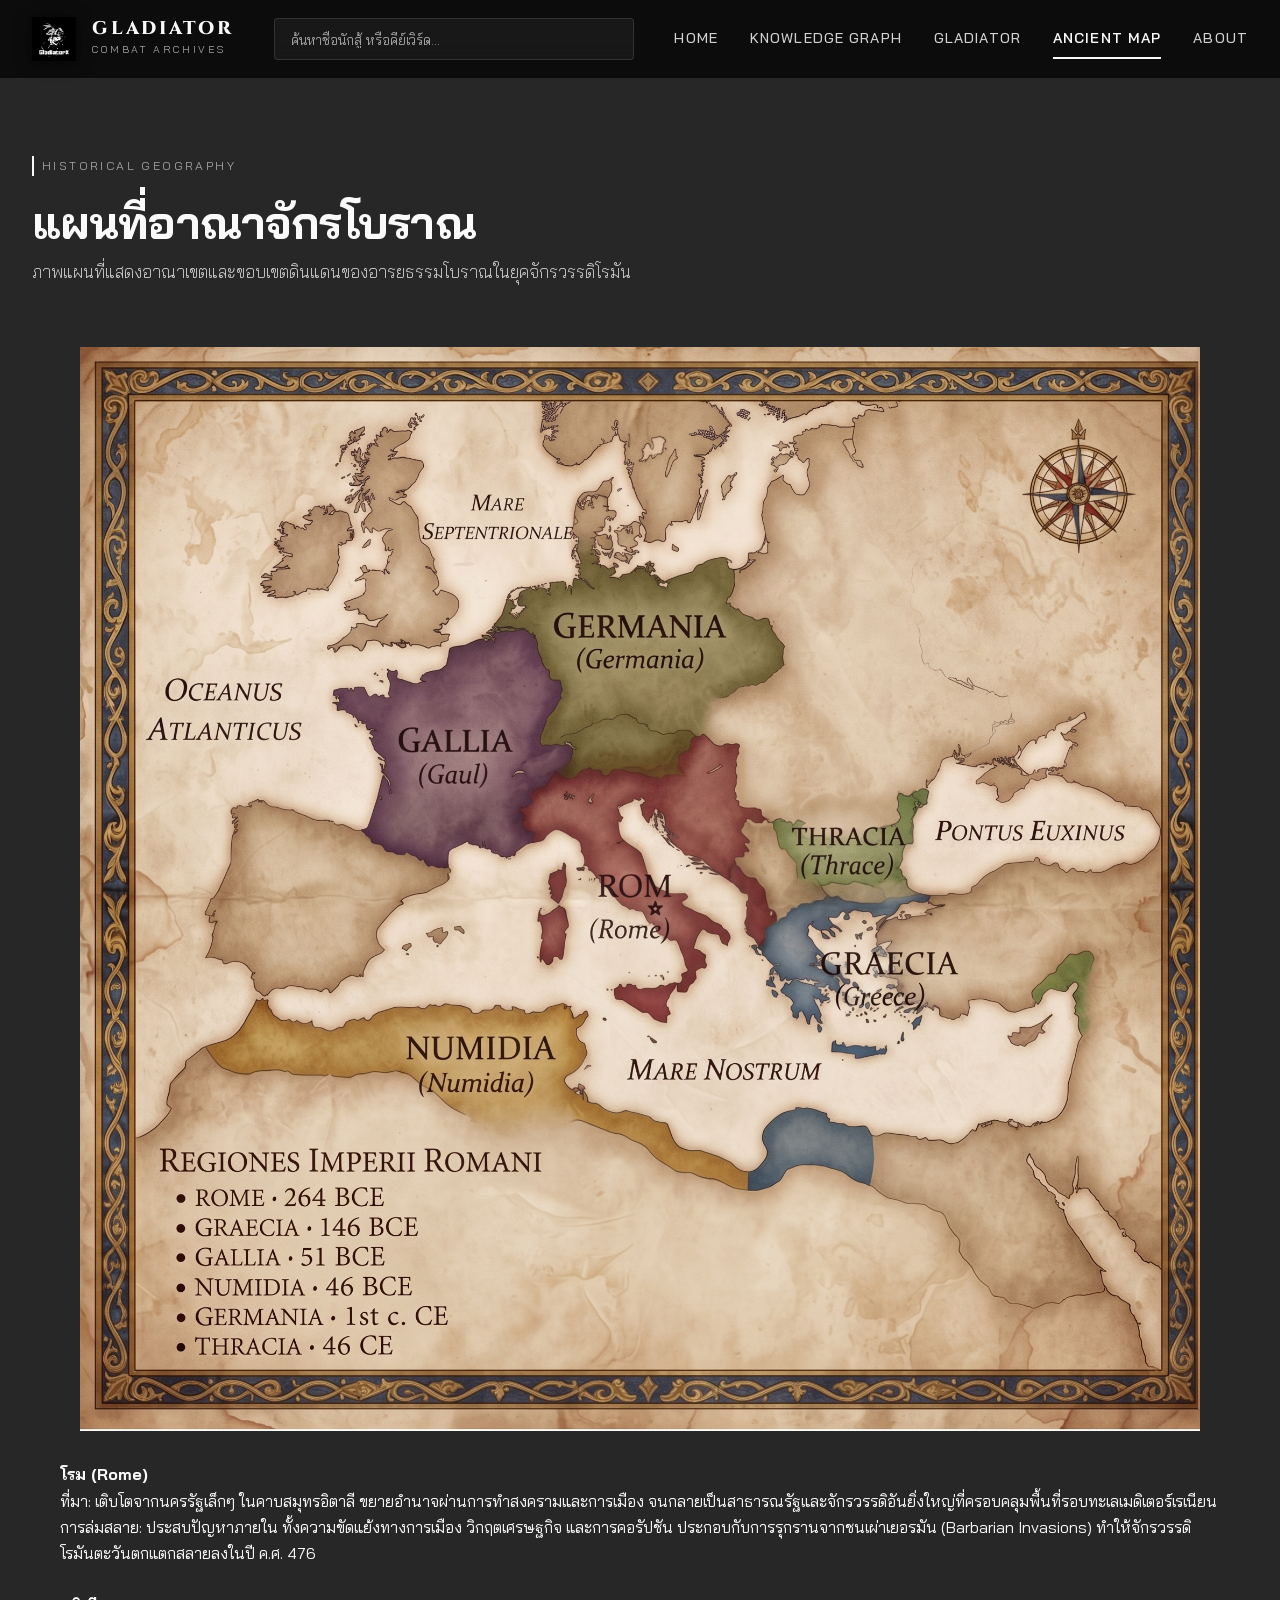
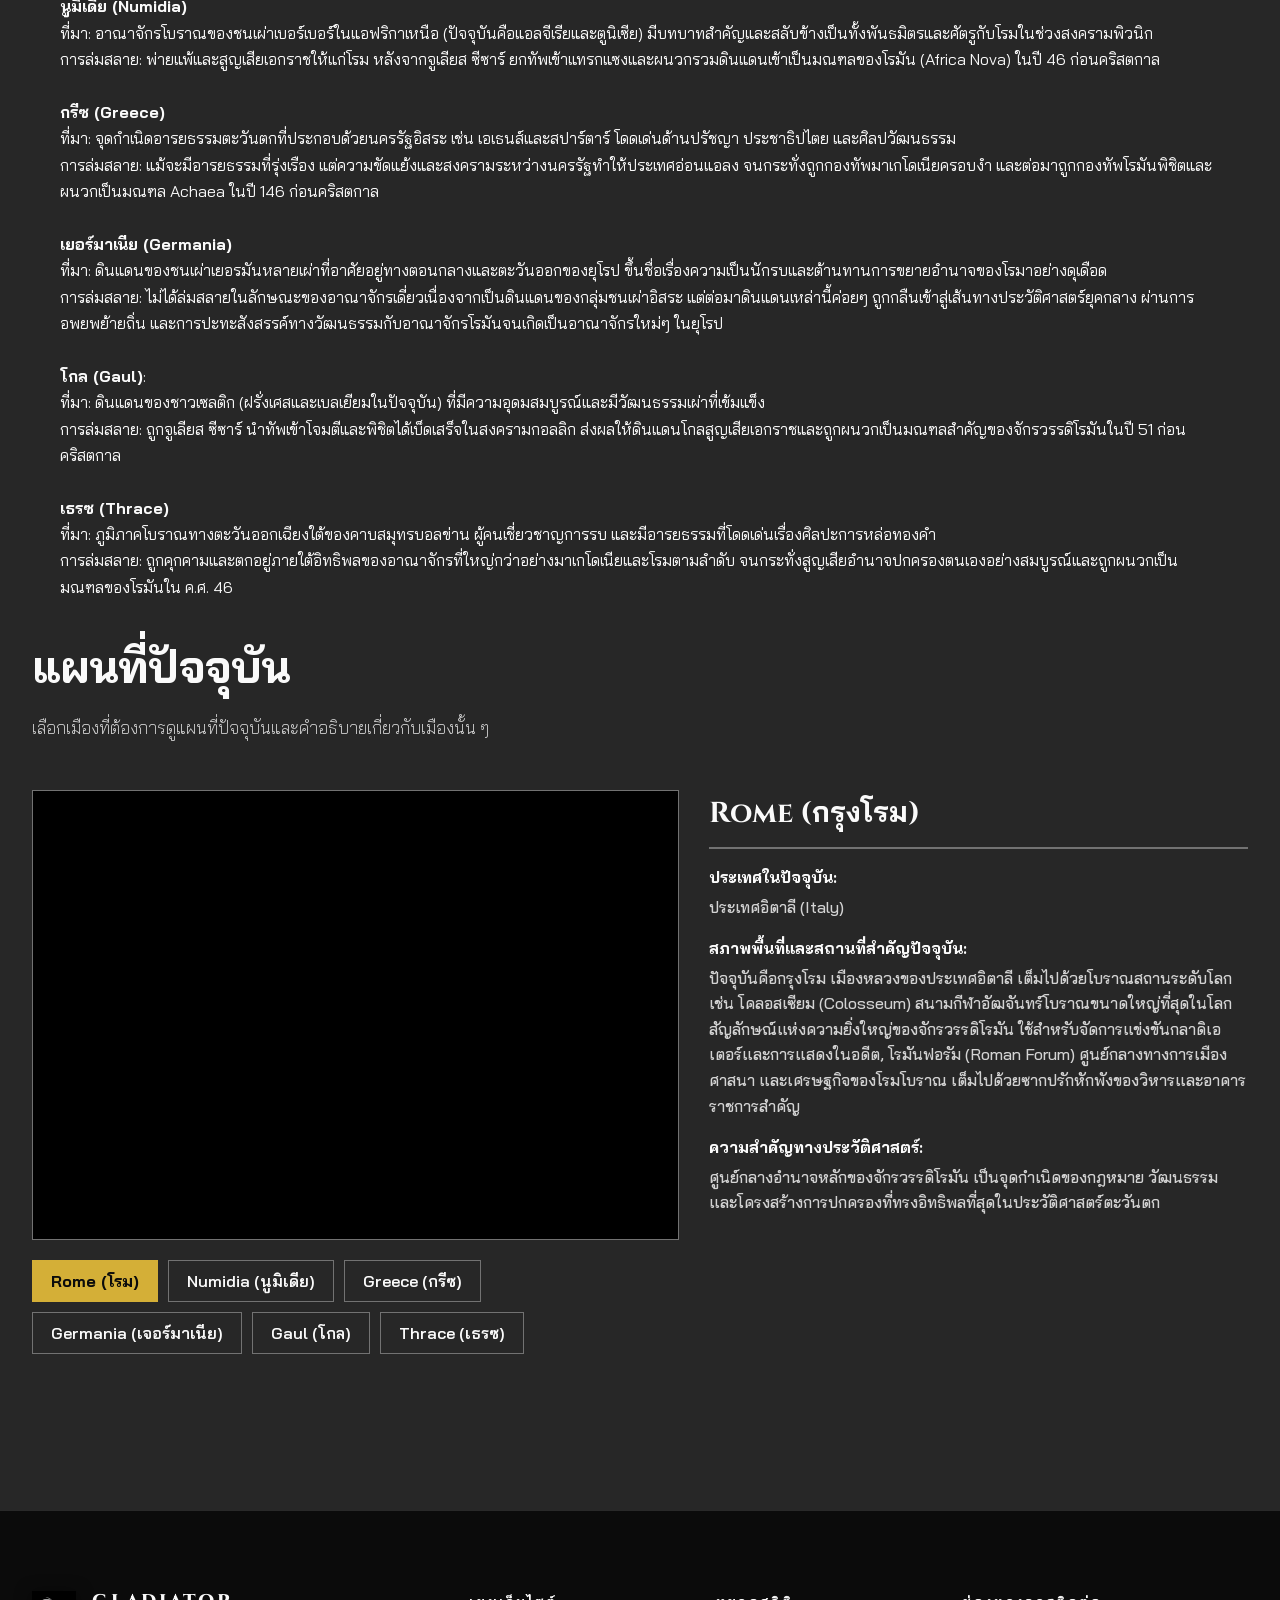
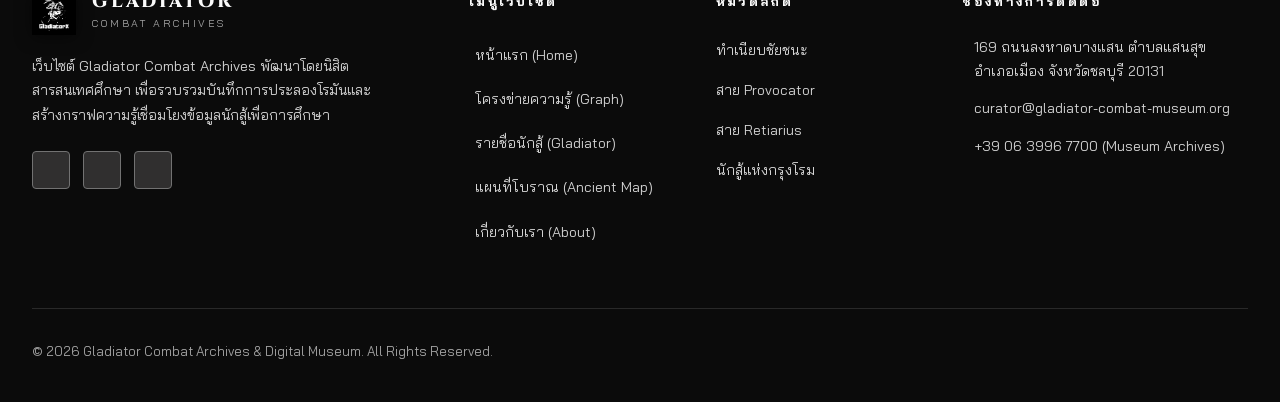
<file: maps.html>
<!DOCTYPE html>
<html lang="th">
<head>
  <meta charset="UTF-8">
  <meta name="viewport" content="width=device-width, initial-scale=1.0">
  <title>Gladiator Catalog | รายชื่อนักสู้โรมัน</title>
  
  <!-- Google Fonts: Bai Jamjuree & Cinzel -->
  <link rel="preconnect" href="https://fonts.googleapis.com">
  <link rel="preconnect" href="https://fonts.gstatic.com" crossorigin>
  <link href="https://fonts.googleapis.com/css2?family=Bai+Jamjuree:ital,wght@0,300;0,400;0,500;0,600;0,700;1,400&family=Cinzel:wght@600;700;800;900&display=swap" rel="stylesheet">
  
  <!-- Flaticon Uicons Regular Rounded -->
  <link rel="stylesheet" href="https://cdn-uicons.flaticon.com/2.6.0/uicons-regular-rounded/css/uicons-regular-rounded.css">
  
  <!-- Stylesheets -->
  <link rel="stylesheet" href="css/style.css">
  <link rel="stylesheet" href="css/maps.css">
</head>
<body>

  <!-- ================= HEADER ================= -->
  <header class="site-header">
    <div class="container header-container">
      <!-- Brand Logo -->
      <a href="index.html" class="brand-wrapper">
        <img src="Logo.png" alt="Gladiator Combat Museum Logo" class="brand-logo">
        <div class="brand-text">
          <span class="brand-title">Gladiator</span>
          <span class="brand-sub">Combat Archives</span>
        </div>
      </a>

      <!-- Search Box (Direct Name or Keyword) -->
      <div class="header-search">
        <form class="header-search-form" action="gladiators.html" method="GET">
          <input type="text" name="search" placeholder="ค้นหาชื่อนักสู้ หรือคีย์เวิร์ด..." autocomplete="off">
          <button type="submit" class="header-search-btn" title="ค้นหา">
            <i class="fi fi-rr-search"></i>
          </button>
        </form>
      </div>

      <!-- Main Navigation Menu -->
      <nav class="main-nav" id="main-nav">
        <a href="index.html" class="nav-link">Home</a>
        <a href="knowledge-graph.html" class="nav-link">Knowledge Graph</a>
        <a href="gladiators.html" class="nav-link">Gladiator</a>
        <a href="maps.html" class="nav-link active">Ancient Map</a>
        <a href="about.html" class="nav-link">About</a>
      </nav>

      <!-- Mobile Menu Toggle Button -->
      <button class="mobile-toggle" id="mobile-toggle" aria-label="Toggle navigation">
        <i class="fi fi-rr-menu-burger"></i>
      </button>
    </div>
  </header>

    <!-- ================= ส่วนที่ 1: แผนที่โบราณ ================= -->
  <section class="archive-header-section">
    <div class="container">
      <div class="museum-label">HISTORICAL GEOGRAPHY</div>
      <h1 class="section-title">แผนที่อาณาจักรโบราณ</h1>
      <p class="section-subtitle">
        ภาพแผนที่แสดงอาณาเขตและขอบเขตดินแดนของอารยธรรมโบราณในยุคจักรวรรดิโรมัน
      </p>
    </div>

    <!-- พื้นที่เว้นไว้ใส่รูปแผนที่โบราณ -->
    <div class="map-page-container">
        <div class="map-placeholder">
            <img src="ภาพประกอบ/maps.jpg" alt="แผนที่โบราณ">
        </div>
        <p>
            <b>โรม (Rome)</b> <br>
            ที่มา: เติบโตจากนครรัฐเล็กๆ ในคาบสมุทรอิตาลี ขยายอำนาจผ่านการทำสงครามและการเมือง จนกลายเป็นสาธารณรัฐและจักรวรรดิอันยิ่งใหญ่ที่ครอบคลุมพื้นที่รอบทะเลเมดิเตอร์เรเนียน <br>
            การล่มสลาย: ประสบปัญหาภายใน ทั้งความขัดแย้งทางการเมือง วิกฤตเศรษฐกิจ และการคอรัปชัน ประกอบกับการรุกรานจากชนเผ่าเยอรมัน (Barbarian Invasions) ทำให้จักรวรรดิโรมันตะวันตกแตกสลายลงในปี ค.ศ. 476 <br>
            <br>
            <b>นูมิเดีย (Numidia)</b> <br>
            ที่มา: อาณาจักรโบราณของชนเผ่าเบอร์เบอร์ในแอฟริกาเหนือ (ปัจจุบันคือแอลจีเรียและตูนิเซีย) มีบทบาทสำคัญและสลับข้างเป็นทั้งพันธมิตรและศัตรูกับโรมในช่วงสงครามพิวนิก <br>
            การล่มสลาย: พ่ายแพ้และสูญเสียเอกราชให้แก่โรม หลังจากจูเลียส ซีซาร์ ยกทัพเข้าแทรกแซงและผนวกรวมดินแดนเข้าเป็นมณฑลของโรมัน (Africa Nova) ในปี 46 ก่อนคริสตกาล <br>
            <br>
            <b>กรีซ (Greece)</b> <br>
            ที่มา: จุดกำเนิดอารยธรรมตะวันตกที่ประกอบด้วยนครรัฐอิสระ เช่น เอเธนส์และสปาร์ตาร์ โดดเด่นด้านปรัชญา ประชาธิปไตย และศิลปวัฒนธรรม <br>
            การล่มสลาย: แม้จะมีอารยธรรมที่รุ่งเรือง แต่ความขัดแย้งและสงครามระหว่างนครรัฐทำให้ประเทศอ่อนแอลง จนกระทั่งถูกกองทัพมาเกโดเนียครอบงำ และต่อมาถูกกองทัพโรมันพิชิตและผนวกเป็นมณฑล Achaea ในปี 146 ก่อนคริสตกาล <br>
            <br>
            <b>เยอร์มาเนีย (Germania)</b> <br>
            ที่มา: ดินแดนของชนเผ่าเยอรมันหลายเผ่าที่อาศัยอยู่ทางตอนกลางและตะวันออกของยุโรป ขึ้นชื่อเรื่องความเป็นนักรบและต้านทานการขยายอำนาจของโรมาอย่างดุเดือด <br>
            การล่มสลาย: ไม่ได้ล่มสลายในลักษณะของอาณาจักรเดี่ยวเนื่องจากเป็นดินแดนของกลุ่มชนเผ่าอิสระ แต่ต่อมาดินแดนเหล่านี้ค่อยๆ ถูกกลืนเข้าสู่เส้นทางประวัติศาสตร์ยุคกลาง ผ่านการอพยพย้ายถิ่น และการปะทะสังสรรค์ทางวัฒนธรรมกับอาณาจักรโรมันจนเกิดเป็นอาณาจักรใหม่ๆ ในยุโรป <br>
            <br>
            <b>โกล (Gaul)</b>: <br>
            ที่มา: ดินแดนของชาวเซลติก (ฝรั่งเศสและเบลเยียมในปัจจุบัน) ที่มีความอุดมสมบูรณ์และมีวัฒนธรรมเผ่าที่เข้มแข็ง <br>
            การล่มสลาย: ถูกจูเลียส ซีซาร์ นำทัพเข้าโจมตีและพิชิตได้เบ็ดเสร็จในสงครามกอลลิก ส่งผลให้ดินแดนโกลสูญเสียเอกราชและถูกผนวกเป็นมณฑลสำคัญของจักรวรรดิโรมันในปี 51 ก่อนคริสตกาล <br>
            <br>
            <b>เธรซ (Thrace)</b> <br>
            ที่มา: ภูมิภาคโบราณทางตะวันออกเฉียงใต้ของคาบสมุทรบอลข่าน ผู้คนเชี่ยวชาญการรบ และมีอารยธรรมที่โดดเด่นเรื่องศิลปะการหล่อทองคำ <br>
            การล่มสลาย: ถูกคุกคามและตกอยู่ภายใต้อิทธิพลของอาณาจักรที่ใหญ่กว่าอย่างมาเกโดเนียและโรมตามลำดับ จนกระทั่งสูญเสียอำนาจปกครองตนเองอย่างสมบูรณ์และถูกผนวกเป็นมณฑลของโรมันใน ค.ศ. 46
        </p>
    </div>

  </section>    
  

    <!-- ================= ส่วนที่ 2: แผนที่ปัจจุบัน (2 คอลัมน์) ================= -->
    <section class="graph-page-header" style="padding: 0 0 60px 0;">
    <div class="container">
      <h2 class="section-title" style="margin-bottom: 20px;">แผนที่ปัจจุบัน</h2>
      <p class="section-subtitle" >
        เลือกเมืองที่ต้องการดูแผนที่ปัจจุบันและคำอธิบายเกี่ยวกับเมืองนั้น ๆ 
      </p>

      <div class="modern-map-grid">
        <!-- ฝั่งซ้าย: แผนที่ + ปุ่มเลือกเมือง -->
        <div class="left-map-area">
          <div class="map-frame-wrapper" id="mapDisplayContainer">
            <iframe src="https://www.google.com/maps/embed?pb=!1m18!1m12!1m3!1d2970.1230741800646!2d12.48965597608522!3d41.890210171240334!2m3!1f0!2f0!3f0!3m2!1i1024!2i768!4f13.1!3m3!1m2!1s0x132f61b6532013ad%3A0x28f1c82e908503c4!2sThe%20Colosseum!5e0!3m2!1sth!2sth!4v1792650020396!5m2!1sth!2sth" allowfullscreen="" loading="lazy" referrerpolicy="strict-origin-when-cross-origin"></iframe>
          </div>

          <div class="city-buttons">
            <button class="city-btn active" onclick="switchCity('rome', this)">Rome (โรม)</button>
            <button class="city-btn" onclick="switchCity('numidia', this)">Numidia (นูมิเดีย)</button>
            <button class="city-btn" onclick="switchCity('greece', this)">Greece (กรีซ)</button>
            <button class="city-btn" onclick="switchCity('germania', this)">Germania (เจอร์มาเนีย)</button>
            <button class="city-btn" onclick="switchCity('gaul', this)">Gaul (โกล)</button>
            <button class="city-btn" onclick="switchCity('thrace', this)">Thrace (เธรซ)</button>
          </div>
        </div>

        <!-- ฝั่งขวา: คำอธิบายปัจจุบัน -->
        <div class="right-desc-area description-box" id="descContainer">
          <h3>Rome (กรุงโรม)</h3>
          <div class="info-group">
            <div class="info-label">ประเทศในปัจจุบัน:</div>
            <div class="info-text">ประเทศอิตาลี (Italy)</div>
          </div>
          <div class="info-group">
            <div class="info-label">สภาพพื้นที่และสถานที่สำคัญปัจจุบัน:</div>
            <div class="info-text">ปัจจุบันคือกรุงโรม เมืองหลวงของประเทศอิตาลี เต็มไปด้วยโบราณสถานระดับโลก เช่น โคลอสเซียม (Colosseum) สนามกีฬาอัฒจันทร์โบราณขนาดใหญ่ที่สุดในโลก สัญลักษณ์แห่งความยิ่งใหญ่ของจักรวรรดิโรมัน ใช้สำหรับจัดการแข่งขันกลาดิเอเตอร์และการแสดงในอดีต, โรมันฟอรัม (Roman Forum) ศูนย์กลางทางการเมือง ศาสนา และเศรษฐกิจของโรมโบราณ เต็มไปด้วยซากปรักหักพังของวิหารและอาคารราชการสำคัญ</div>
          </div>
          <div class="info-group">
            <div class="info-label">ความสำคัญทางประวัติศาสตร์:</div>
            <div class="info-text">ศูนย์กลางอำนาจหลักของจักรวรรดิโรมัน เป็นจุดกำเนิดของกฎหมาย วัฒนธรรม และโครงสร้างการปกครองที่ทรงอิทธิพลที่สุดในประวัติศาสตร์ตะวันตก</div>
          </div>
        </div>
      </div>
    </div>
  </section>

  </main>

  <footer class="site-footer">
    <div class="container">
      <div class="footer-top">
        <div class="footer-brand">
          <div class="brand-wrapper">
            <img src="Logo.png" alt="Gladiator Combat Museum Logo" class="brand-logo">
            <div class="brand-text">
              <span class="brand-title">Gladiator</span>
              <span class="brand-sub">Combat Archives</span>
            </div>
          </div>
          <p class="footer-desc">
            เว็บไซต์ Gladiator Combat Archives พัฒนาโดยนิสิตสารสนเทศศึกษา เพื่อรวบรวมบันทึกการประลองโรมันและสร้างกราฟความรู้เชื่อมโยงข้อมูลนักสู้เพื่อการศึกษา
          </p>
          <div class="footer-socials">
            <a href="#" class="social-icon" title="Instagram"><i class="fi fi-rr-camera"></i></a>
            <a href="#" class="social-icon" title="Twitter"><i class="fi fi-rr-comment-alt"></i></a>
            <a href="#" class="social-icon" title="GitHub"><i class="fi fi-rr-code-fork"></i></a>
          </div>
        </div>

        <div class="footer-nav">
          <h4 class="footer-heading">เมนูเว็บไซต์</h4>
          <ul class="footer-links">
            <li><a href="index.html"><i class="fi fi-rr-home"></i> หน้าแรก (Home)</a></li>
            <li><a href="knowledge-graph.html"><i class="fi fi-rr-network"></i> โครงข่ายความรู้ (Graph)</a></li>
            <li><a href="gladiators.html"><i class="fi fi-rr-users"></i> รายชื่อนักสู้ (Gladiator)</a></li>
            <li><a href="maps.html"><i class="fi fi-rr-map"></i> แผนที่โบราณ (Ancient Map)</a></li>
            <li><a href="about.html"><i class="fi fi-rr-info"></i> เกี่ยวกับเรา (About)</a></li>
          </ul>
        </div>

        <div class="footer-analytics">
          <h4 class="footer-heading">หมวดสถิติ</h4>
          <ul class="footer-links">
            <li><a href="gladiators.html?sort=wins-desc">ทำเนียบชัยชนะ</a></li>
            <li><a href="gladiators.html?category=Provocator">สาย Provocator</a></li>
            <li><a href="gladiators.html?category=Retiarius">สาย Retiarius</a></li>
            <li><a href="gladiators.html?origin=Rome">นักสู้แห่งกรุงโรม</a></li>
          </ul>
        </div>

        <div class="footer-contact">
          <h4 class="footer-heading">ช่องทางการติดต่อ</h4>
          <ul class="contact-info">
            <li class="contact-item">
              <i class="fi fi-rr-marker"></i>
              <span>169 ถนนลงหาดบางแสน ตำบลแสนสุข อำเภอเมือง จังหวัดชลบุรี 20131</span>
            </li>
            <li class="contact-item">
              <i class="fi fi-rr-envelope"></i>
              <span>curator@gladiator-combat-museum.org</span>
            </li>
            <li class="contact-item">
              <i class="fi fi-rr-phone-call"></i>
              <span>+39 06 3996 7700 (Museum Archives)</span>
            </li>
          </ul>
        </div>
      </div>

      <div class="footer-bottom">
        <div>© 2026 Gladiator Combat Archives & Digital Museum. All Rights Reserved.</div>
      </div>
    </div>
  </footer>
  
  <!-- JavaScript ควบคุมการสลับแผนที่และคำอธิบาย -->
  <script src="js/maps.js"></script>
  <script src="js/main.js"></script>

</body>
</html>
</file>
<file: css/style.css>
@import url('https://fonts.googleapis.com/css2?family=Bai+Jamjuree:ital,wght@0,300;0,400;0,500;0,600;0,700;1,400&family=Cinzel:wght@600;700;800;900&display=swap');
@import url('https://cdn-uicons.flaticon.com/2.6.0/uicons-regular-rounded/css/uicons-regular-rounded.css');

/* ==========================================================================
   MODERN ART MUSEUM DESIGN SYSTEM - GLADIATOR COMBAT
   Monochrome Palette: Pure Black, Gallery Whites, Concrete Grays
   ========================================================================== */

:root {
  /* ==========================================================================
     PALETTE: 11 Grayscale Shades (จากข้อกำหนด)
     #fafafa, #f5f5f5, #e6e6e6, #d3d3d3, #a3a3a3,
     #727272, #535353, #404040, #272727, #1a1a1a, #0b0b0b
     ========================================================================== */
  --color-fafafa: #fafafa;
  --color-f5f5f5: #f5f5f5;
  --color-e6e6e6: #e6e6e6;
  --color-d3d3d3: #d3d3d3;
  --color-a3a3a3: #a3a3a3;
  --color-727272: #727272;
  --color-535353: #535353;
  --color-404040: #404040;
  --color-272727: #272727;
  --color-1a1a1a: #1a1a1a;
  --color-0b0b0b: #0b0b0b;

  /* พื้นหลังเว็บไซต์: ปรับให้สว่างขึ้นจากเดิม (#1a1a1a) มาเป็น #272727 / #404040 */
  --bg-primary: #272727;
  --bg-secondary: #272727;
  --bg-tertiary: #3B3B3B;
  --bg-card: #302F2F; /* แกก้สีกรอบตรงนี้จ้า */
  --bg-card-hover: #2d2d2d;
  --bg-light: #404040;
  --bg-light-surface: #535353;
  
  /* ตัวอักษร: สว่างคมชัด อ่านง่าย */
  --text-primary: #fafafa;
  --text-secondary: #d3d3d3;
  --text-muted: #a3a3a3;
  --text-hover: #D4AF37; /* สีทองอ่อน */
  
  /* กรอบและเส้นขอบ: สว่าง คมชัด */
  --border-light: rgba(255, 255, 255, 0.12);
  --border-medium: #727272;
  --border-strong: #a3a3a3;
  --border-contrast: #fafafa;
  --border-stat: #d3d3d3;
  --border-stat-hover: #fafafa;

  /* สีปุ่มหลัก (Primary Button) */
  --btn-primary-bg: #f5f5f5;
  --btn-primary-text: #0b0b0b;
  --btn-primary-border: #f5f5f5;
  --btn-primary-hover-bg: #d3d3d3;       /* ชี้แล้วเข้มขึ้น */
  --btn-primary-hover-text: #0b0b0b;
  --btn-primary-hover-border: #d3d3d3;
  --btn-primary-active-bg: #a3a3a3;      /* คลิกค้างแล้วเข้มขึ้นอีก */
  --btn-primary-active-border: #727272;

  /* เพิ่มสีทองสำหรับ Hover หัวข้อโดยเฉพาะ */
  --accent-gold: #D4AF37;       /* หรือจะใช้ #C5A059 (สีทองโบราณแบบขรึมๆ เข้ากับธีมโรมัน) */
  --text-hover-gold: #D4AF37;

  /* สีปุ่มรอง (Secondary Button) */
  --btn-secondary-bg: #404040;
  --btn-secondary-text: #fafafa;
  --btn-secondary-border: #727272;
  --btn-secondary-hover-bg: #272727;     /* ชี้แล้วเข้มขึ้น */
  --btn-secondary-hover-text: #ffffff;
  --btn-secondary-hover-border: #d3d3d3;
  --btn-secondary-active-bg: #1a1a1a;    /* คลิกค้างแล้วเข้มขึ้นอีก */
  --btn-secondary-active-border: #727272;

  --accent-white: #fafafa;
  --accent-gray: #d3d3d3;
  --accent-dark: #0b0b0b;
  
  --font-main: 'Bai Jamjuree', -apple-system, BlinkMacSystemFont, 'Segoe UI', Roboto, sans-serif;
  --font-display: 'Cinzel', 'Bai Jamjuree', Georgia, serif;
  
  /* Transition นุ่มนวล ไม่กระพริบ */
  --transition-smooth: all 0.25s cubic-bezier(0.16, 1, 0.3, 1);
  --transition-fast: all 0.15s cubic-bezier(0.16, 1, 0.3, 1);
  --btn-transition: background-color 0.25s cubic-bezier(0.16, 1, 0.3, 1),
                    color 0.25s cubic-bezier(0.16, 1, 0.3, 1),
                    border-color 0.25s cubic-bezier(0.16, 1, 0.3, 1),
                    transform 0.15s cubic-bezier(0.16, 1, 0.3, 1),
                    box-shadow 0.25s cubic-bezier(0.16, 1, 0.3, 1);
  
  --shadow-subtle: 0 4px 16px rgba(0, 0, 0, 0.3);
  --shadow-elevation: 0 10px 32px rgba(0, 0, 0, 0.45);
  --shadow-glow: 0 0 20px rgba(250, 250, 250, 0.12);
  
  --radius-sm: 4px;
  --radius-md: 8px;
  --radius-lg: 14px;
  --radius-full: 9999px;
  
  --max-width: 1320px;
}

/* Reset & Box Sizing */
*, *::before, *::after {
  box-sizing: border-box;
  margin: 0;
  padding: 0;
}

html {
  font-size: 16px;
  scroll-behavior: smooth;
}

body {
  font-family: var(--font-main);
  background-color: var(--bg-primary);
  color: var(--text-primary);
  line-height: 1.65;
  font-weight: 400;
  overflow-x: hidden;
  -webkit-font-smoothing: antialiased;
}

a {
  color: inherit;
  text-decoration: none;
  transition: color 0.25s cubic-bezier(0.16, 1, 0.3, 1),
              text-shadow 0.25s cubic-bezier(0.16, 1, 0.3, 1),
              transform 0.15s ease;
}

a:hover {
  color: var(--text-hover);
  text-shadow: 0 0 10px rgba(250, 250, 250, 0.35);
}

a:active {
  transform: scale(0.98);
  color: #ffffff;
}

img {
  max-width: 100%;
  height: auto;
  display: block;
}

button, input, select, textarea {
  font-family: inherit;
  font-size: inherit;
}

/* ==========================================================================
   UTILITY CLASSES & MUSEUM LAYOUTS
   ========================================================================== */

.container {
  width: 100%;
  max-width: var(--max-width);
  margin: 0 auto;
  padding: 0 2rem;
}

.museum-label {
  font-size: 0.75rem;
  text-transform: uppercase;
  letter-spacing: 0.2em;
  color: var(--text-muted);
  display: inline-block;
  margin-bottom: 0.75rem;
  border-left: 2px solid var(--accent-white);
  padding-left: 0.5rem;
}

.section-title {
  font-size: clamp(2rem, 3.5vw, 3rem);
  font-weight: 700;
  letter-spacing: -0.02em;
  line-height: 1.2;
  margin-bottom: 1rem;
  transition: color 0.2s ease-in-out;
}

.section-title:hover {
  color: #D4AF37; /* เปลี่ยนเป็นสีทองตอนชี้ */
}

.section-subtitle {
  font-size: 1.05rem;
  color: var(--text-secondary);
  max-width: 680px;
  margin-bottom: 3rem;
  font-weight: 300;
}

/* ==========================================================================
   BUTTONS: SMOOTH HOVER DARKENING & ACTIVE SINKING EFFECTS
   ========================================================================== */

.btn {
  display: inline-flex;
  align-items: center;
  justify-content: center;
  gap: 0.6rem;
  padding: 0.85rem 1.8rem;
  font-size: 0.9rem;
  font-weight: 600;
  letter-spacing: 0.05em;
  border-radius: var(--radius-sm);
  cursor: pointer;
  transition: var(--btn-transition);
  position: relative;
  user-select: none;
  -webkit-user-select: none;
}

/* Primary Button: สีพื้นหลังสว่าง ชี้แล้วเข้มขึ้น กดแล้วยุบลง */
.btn-primary {
  background-color: var(--btn-primary-bg);
  color: var(--btn-primary-text);
  border: 1.5px solid var(--btn-primary-border);
  box-shadow: 0 2px 8px rgba(0, 0, 0, 0.25);
}

.btn-primary:hover {
  background-color: var(--btn-primary-hover-bg);
  color: var(--btn-primary-hover-text);
  border-color: var(--btn-primary-hover-border);
  transform: translateY(-2px);
  box-shadow: 0 6px 18px rgba(0, 0, 0, 0.35);
}

.btn-primary:active {
  background-color: var(--btn-primary-active-bg);
  border-color: var(--btn-primary-active-border);
  transform: translateY(1.5px) scale(0.97);
  box-shadow: inset 0 3px 6px rgba(0, 0, 0, 0.35), 0 1px 2px rgba(0, 0, 0, 0.2);
}

/* Secondary Button: กรอบชัดเจน ชี้แล้วสีเข้ม/เปลี่ยนสี กดแล้วยุบลง */
.btn-secondary {
  background-color: var(--btn-secondary-bg);
  color: var(--btn-secondary-text);
  border: 1.5px solid var(--btn-secondary-border);
  box-shadow: 0 2px 8px rgba(0, 0, 0, 0.15);
}

.btn-secondary:hover {
  background-color: var(--btn-secondary-hover-bg);
  color: var(--btn-secondary-hover-text);
  border-color: var(--btn-secondary-hover-border);
  transform: translateY(-2px);
  box-shadow: 0 6px 18px rgba(0, 0, 0, 0.3);
}

.btn-secondary:active {
  background-color: var(--btn-secondary-active-bg);
  border-color: var(--btn-secondary-active-border);
  transform: translateY(1.5px) scale(0.97);
  box-shadow: inset 0 3px 6px rgba(0, 0, 0, 0.45), 0 1px 2px rgba(0, 0, 0, 0.2);
}

/* Icon Buttons: ชี้แล้วเปลี่ยนสี กดแล้วยุบลง */
.btn-icon {
  width: 42px;
  height: 42px;
  padding: 0;
  border-radius: var(--radius-sm);
  background: var(--bg-card);
  border: 1.5px solid var(--border-medium);
  color: var(--text-primary);
  display: inline-flex;
  align-items: center;
  justify-content: center;
  cursor: pointer;
  transition: var(--btn-transition);
  user-select: none;
}

.btn-icon:hover {
  border-color: var(--border-stat);
  background: var(--color-272727);
  color: var(--text-hover);
  transform: translateY(-2px);
  box-shadow: 0 4px 12px rgba(0, 0, 0, 0.3);
}

.btn-icon:active {
  background: var(--color-1a1a1a);
  transform: translateY(1.5px) scale(0.94);
  box-shadow: inset 0 2px 5px rgba(0, 0, 0, 0.4);
}

/* ==========================================================================
   NAVIGATION BAR
   ========================================================================== */

.site-header {
  position: sticky;
  top: 0;
  left: 0;
  width: 100%;
  z-index: 1000;
  background: rgba(10, 10, 10, 0.92);
  backdrop-filter: blur(16px);
  -webkit-backdrop-filter: blur(16px);
  border-bottom: 1px solid var(--border-light);
  transition: var(--transition-smooth);
}

.header-container {
  display: flex;
  align-items: center;
  justify-content: space-between;
  height: 78px;
}

.brand-wrapper {
  display: flex;
  align-items: center;
  gap: 1rem;
}

.brand-logo {
  height: 44px;
  width: auto;
  object-fit: contain;
  filter: drop-shadow(0 2px 8px rgba(0,0,0,0.5));
  transition: var(--transition-smooth);
}

.brand-logo:hover {
  transform: scale(1.05);
}

.brand-text {
  display: flex;
  flex-direction: column;
}

.brand-title {
  font-family: var(--font-display);
  font-size: 1.15rem;
  font-weight: 800;
  letter-spacing: 0.15em;
  color: var(--text-primary);
  text-transform: uppercase;
  line-height: 1;
}

.brand-sub {
  font-size: 0.65rem;
  letter-spacing: 0.25em;
  color: var(--text-muted);
  text-transform: uppercase;
  margin-top: 3px;
}

/* Header Search */
.header-search {
  flex: 0 1 360px;
  position: relative;
  margin: 0 1.5rem;
}

.header-search-form {
  position: relative;
  width: 100%;
}

.header-search input {
  width: 100%;
  height: 42px;
  background: rgba(255, 255, 255, 0.05);
  border: 1px solid var(--border-light);
  border-radius: var(--radius-sm);
  padding: 0 2.8rem 0 1rem;
  color: var(--text-primary);
  font-size: 0.85rem;
  font-weight: 400;
  transition: var(--transition-smooth);
}

.header-search input:focus {
  outline: none;
  background: rgba(255, 255, 255, 0.09);
  border-color: var(--border-strong);
  box-shadow: 0 0 16px rgba(255, 255, 255, 0.06);
}

.header-search input::placeholder {
  color: var(--text-muted);
}

.header-search-btn {
  position: absolute;
  right: 8px;
  top: 50%;
  transform: translateY(-50%);
  background: transparent;
  border: none;
  color: var(--text-secondary);
  cursor: pointer;
  padding: 6px;
  display: flex;
  align-items: center;
  justify-content: center;
  font-size: 1rem;
  transition: color 0.25s cubic-bezier(0.16, 1, 0.3, 1), transform 0.15s ease;
}

.header-search-btn:hover {
  color: var(--text-hover);
  transform: translateY(-50%) scale(1.15);
}

.header-search-btn:active {
  transform: translateY(-50%) scale(0.9);
  color: var(--color-fafafa);
}

/* Nav Links */
.main-nav {
  display: flex;
  align-items: center;
  gap: 2rem;
}

.nav-link {
  font-size: 0.88rem;
  font-weight: 500;
  letter-spacing: 0.08em;
  color: var(--text-secondary);
  text-transform: uppercase;
  position: relative;
  padding: 0.5rem 0;
  transition: color 0.25s cubic-bezier(0.16, 1, 0.3, 1),
              text-shadow 0.25s cubic-bezier(0.16, 1, 0.3, 1),
              transform 0.15s ease;
}

.nav-link::after {
  content: '';
  position: absolute;
  bottom: 0;
  left: 0;
  width: 0%;
  height: 2px;
  background: var(--color-fafafa);
  transition: width 0.25s cubic-bezier(0.16, 1, 0.3, 1);
}

.nav-link:hover {
  color: var(--text-hover);
  text-shadow: 0 0 10px rgba(250, 250, 250, 0.4);
}

.nav-link:active {
  transform: scale(0.96);
  color: #ffffff;
}

.nav-link:hover::after,
.nav-link.active::after {
  width: 100%;
}

.nav-link.active {
  color: var(--color-fafafa);
  font-weight: 600;
}

/* Mobile Toggle */
.mobile-toggle {
  display: none;
  background: transparent;
  border: none;
  color: var(--text-primary);
  font-size: 1.4rem;
  cursor: pointer;
  padding: 0.5rem;
}

/* ==========================================================================
   FOOTER
   ========================================================================== */

.site-footer {
  background-color: var(--accent-dark);
  border-top: 1px solid var(--border-light);
  padding: 5rem 0 2.5rem;
  margin-top: 6rem;
}

.footer-top {
  display: grid;
  grid-template-columns: 2fr 1fr 1fr 1.5fr;
  gap: 3.5rem;
  margin-bottom: 4rem;
}

.footer-brand .brand-wrapper {
  margin-bottom: 1.2rem;
}

.footer-desc {
  font-size: 0.9rem;
  color: var(--text-secondary);
  line-height: 1.7;
  max-width: 360px;
  margin-bottom: 1.5rem;
}

.footer-socials {
  display: flex;
  gap: 0.8rem;
}

.social-icon {
  width: 38px;
  height: 38px;
  border-radius: var(--radius-sm);
  background: var(--bg-card);
  border: 1px solid var(--border-medium);
  display: flex;
  align-items: center;
  justify-content: center;
  color: var(--text-secondary);
  font-size: 0.95rem;
  transition: var(--btn-transition);
}

.social-icon:hover {
  color: var(--text-hover);
  border-color: var(--border-stat);
  background: var(--color-272727);
  transform: translateY(-2px);
  box-shadow: 0 4px 12px rgba(0, 0, 0, 0.3);
}

.social-icon:active {
  background: var(--color-1a1a1a);
  transform: translateY(1.5px) scale(0.94);
}

.footer-heading {
  font-size: 0.82rem;
  text-transform: uppercase;
  letter-spacing: 0.18em;
  color: var(--text-primary);
  margin-bottom: 1.5rem;
  font-weight: 700;
}

.footer-links {
  list-style: none;
  display: flex;
  flex-direction: column;
  gap: 0.85rem;
}

.footer-links a {
  font-size: 0.88rem;
  color: var(--text-secondary);
  transition: color 0.25s cubic-bezier(0.16, 1, 0.3, 1), transform 0.15s ease, text-shadow 0.25s ease;
  display: inline-flex;
  align-items: center;
  gap: 0.4rem;
}

.footer-links a:hover {
  color: var(--text-hover);
  text-shadow: 0 0 10px rgba(250, 250, 250, 0.4);
  transform: translateX(4px);
}

.footer-links a:active {
  color: #ffffff;
  transform: translateX(2px) scale(0.98);
}

.contact-info {
  list-style: none;
  display: flex;
  flex-direction: column;
  gap: 0.9rem;
}

.contact-item {
  display: flex;
  align-items: flex-start;
  gap: 0.75rem;
  font-size: 0.88rem;
  color: var(--text-secondary);
}

.contact-item i {
  color: var(--text-muted);
  font-size: 1rem;
  margin-top: 2px;
}

.footer-bottom {
  padding-top: 2rem;
  border-top: 1px solid var(--border-light);
  display: flex;
  align-items: center;
  justify-content: space-between;
  font-size: 0.82rem;
  color: var(--text-muted);
  flex-wrap: wrap;
  gap: 1rem;
}

/* ==========================================================================
   RESPONSIVE DESIGN (TABLET & MOBILE)
   ========================================================================== */

@media (max-width: 1024px) {
  .header-search {
    flex: 0 1 240px;
    margin: 0 1rem;
  }
  
  .footer-top {
    grid-template-columns: 1fr 1fr;
    gap: 2.5rem;
  }
}

@media (max-width: 768px) {
  .mobile-toggle {
    display: block;
  }
  
  .header-search {
    display: none; /* Can be revealed via mobile search button if needed */
  }
  
  .main-nav {
    position: fixed;
    top: 78px;
    left: 0;
    width: 100%;
    background: rgba(14, 14, 14, 0.98);
    backdrop-filter: blur(20px);
    border-bottom: 1px solid var(--border-medium);
    flex-direction: column;
    padding: 2rem;
    gap: 1.5rem;
    transform: translateY(-150%);
    opacity: 0;
    pointer-events: none;
    transition: var(--transition-smooth);
  }
  
  .main-nav.open {
    transform: translateY(0);
    opacity: 1;
    pointer-events: auto;
  }
  
  .footer-top {
    grid-template-columns: 1fr;
    gap: 2rem;
  }
  
  .footer-bottom {
    flex-direction: column;
    text-align: center;
    gap: 0.5rem;
  }
}
</file>
<file: css/about.css>
/* ==========================================================================
   ABOUT PAGE STYLES - MUSEUM MISSION & 10 DEVELOPER PROFILES
   ========================================================================== */

.about-hero-section {
  padding: 5rem 0 3.5rem;
  background: var(--bg-primary);
  border-bottom: 1px solid var(--border-light);
}

/* Mission & Background Section */
.mission-section {
  padding: 6rem 0;
  background-color: var(--bg-primary);
}

.mission-grid {
  display: grid;
  grid-template-columns: 1fr 1fr;
  gap: 4rem;
  align-items: center;
}

.manifesto-box {
  background: #3b3b3b;
  border: 2px solid #a6a6a6;
  border-radius: var(--radius-sm);
  padding: 3rem;
  position: relative;
  box-shadow: 0 4px 16px rgba(0, 0, 0, 0.25);
}

.manifesto-box::before {
  content: '“';
  font-family: var(--font-display);
  font-size: 7rem;
  line-height: 1;
  color: rgba(255, 255, 255, 0.08);
  position: absolute;
  top: 1rem;
  left: 1.5rem;
  pointer-events: none;
}

.manifesto-text {
  font-size: 1.25rem;
  font-weight: 300;
  line-height: 1.8;
  color: var(--text-primary);
  position: relative;
  z-index: 1;
}

.pillars-grid {
  display: grid;
  grid-template-columns: 1fr;
  gap: 1.8rem;
}

.pillar-item {
  background: #333333;
  border: 2px solid #a6a6a6;
  border-radius: var(--radius-sm);
  padding: 1.8rem;
  transition: var(--transition-smooth);
  box-shadow: 0 4px 16px rgba(0, 0, 0, 0.25);
}

.pillar-item:hover {
  border-color: #ffffff;
  transform: translateX(6px);
  box-shadow: 0 8px 24px rgba(0, 0, 0, 0.4);
}

.pillar-title {
  font-size: 1.1rem;
  font-weight: 600;
  margin-bottom: 0.5rem;
  display: flex;
  align-items: center;
  gap: 0.6rem;
}

.pillar-title i {
  color: var(--accent-white);
}

.pillar-desc {
  font-size: 0.88rem;
  color: var(--text-secondary);
  line-height: 1.6;
}

/* 10 Team Members Section */
.team-section {
  padding: 6rem 0 7rem;
  background-color: var(--bg-primary);
}

.team-grid {
  display: grid;
  grid-template-columns: repeat(5, 1fr);
  gap: 1.5rem;
  margin-top: 3.5rem;
}

.team-card {
  background: #3b3b3b;
  border: 2px solid #a6a6a6;
  border-radius: var(--radius-sm);
  overflow: hidden;
  transition: var(--transition-smooth);
  display: flex;
  flex-direction: column;
  box-shadow: 0 4px 16px rgba(0, 0, 0, 0.25);
}

.team-card:hover {
  border-color: #ffffff;
  transform: translateY(-6px);
  box-shadow: 0 8px 24px rgba(0, 0, 0, 0.4);
}

.team-photo-wrap {
  position: relative;
  width: 100%;
  padding-top: 125%; /* 4:5 Portrait ratio */
  overflow: hidden;
  background: #111111;
}

.team-photo {
  position: absolute;
  top: 0;
  left: 0;
  width: 100%;
  height: 100%;
  object-fit: cover;
  filter: grayscale(100%) contrast(110%);
  transition: var(--transition-smooth);
}

.team-card:hover .team-photo {
  filter: grayscale(20%) contrast(105%);
  transform: scale(1.05);
}

.team-info {
  padding: 1.4rem 1.2rem;
  display: flex;
  flex-direction: column;
  flex: 1;
}

.team-name {
  font-size: 1rem;
  font-weight: 700;
  letter-spacing: -0.01em;
  color: var(--accent-white);
  margin-bottom: 0.3rem;
}

.team-position {
  font-size: 0.78rem;
  color: var(--text-muted);
  letter-spacing: 0.08em;
  text-transform: uppercase;
  margin-bottom: 0.8rem;
  font-weight: 500;
}

.team-bio {
  font-size: 0.78rem;
  color: var(--text-secondary);
  line-height: 1.5;
  margin-top: auto;
}

/* Responsive Team Grid */
@media (max-width: 1200px) {
  .team-grid {
    grid-template-columns: repeat(3, 1fr);
  }
}

@media (max-width: 900px) {
  .mission-grid {
    grid-template-columns: 1fr;
  }
  
  .team-grid {
    grid-template-columns: repeat(2, 1fr);
  }
}

@media (max-width: 550px) {
  .team-grid {
    grid-template-columns: 1fr;
  }
}
</file>
<file: css/gladiators.css>
/* ==========================================================================
   GLADIATORS PAGE STYLES - MUSEUM ARCHIVE TABLE & MODAL
   ========================================================================== */

.archive-header-section {
  padding: 4.5rem 0 2.5rem;
  background: var(--bg-primary);
  border-bottom: 1px solid var(--border-light);
}

/* Control Bar (Filters & Search) */
.controls-bar {
  background: var(--bg-card);
  border: 2px solid var(--border-stat);
  border-radius: var(--radius-sm);
  padding: 1.5rem;
  margin-top: 2rem;
  display: flex;
  flex-direction: column;
  gap: 1.2rem;
  box-shadow: var(--shadow-subtle);
}

.controls-row-top {
  display: flex;
  gap: 1.2rem;
  align-items: center;
  flex-wrap: wrap;
}

.search-box-large {
  flex: 1 1 320px;
  position: relative;
}

.search-box-large input {
  width: 100%;
  height: 46px;
  background: var(--bg-primary);
  border: 1px solid var(--border-medium);
  border-radius: var(--radius-sm);
  padding: 0 3rem 0 1.2rem;
  color: var(--text-primary);
  font-size: 0.92rem;
  transition: var(--transition-smooth);
}

.search-box-large input:focus {
  outline: none;
  border-color: var(--accent-white);
  box-shadow: var(--shadow-glow);
}

.search-icon-btn {
  position: absolute;
  right: 12px;
  top: 50%;
  transform: translateY(-50%);
  background: transparent;
  border: none;
  color: var(--text-muted);
  font-size: 1.1rem;
}

.controls-row-filters {
  display: flex;
  gap: 1rem;
  flex-wrap: wrap;
  align-items: center;
  border-top: 1px solid var(--border-light);
  padding-top: 1.2rem;
}

.filter-group {
  display: flex;
  align-items: center;
  gap: 0.6rem;
}

.filter-label {
  font-size: 0.78rem;
  text-transform: uppercase;
  letter-spacing: 0.1em;
  color: var(--text-muted);
  white-space: nowrap;
}

.filter-select {
  height: 40px;
  background: var(--bg-primary);
  border: 1px solid var(--border-light);
  border-radius: var(--radius-sm);
  padding: 0 2.2rem 0 0.9rem;
  color: var(--text-primary);
  font-size: 0.86rem;
  cursor: pointer;
  appearance: none;
  background-image: url("data:image/svg+xml;charset=UTF-8,%3csvg xmlns='http://www.w3.org/2000/svg' viewBox='0 0 24 24' fill='white'%3e%3cpath d='M7 10l5 5 5-5z'/%3e%3c/svg%3e");
  background-repeat: no-repeat;
  background-position: right 0.7rem center;
  background-size: 16px;
  transition: var(--transition-fast);
}

.filter-select:hover, .filter-select:focus {
  border-color: var(--border-strong);
  outline: none;
}

.filter-select option {
  background: var(--bg-secondary);
  color: var(--text-primary);
}

.results-count-badge {
  margin-left: auto;
  font-size: 0.85rem;
  color: var(--text-secondary);
  font-weight: 500;
  white-space: nowrap;
}

.results-count-badge span {
  color: var(--accent-white);
  font-weight: 700;
}

/* Gladiator Table */
.table-container {
  margin-top: 2rem;
  background: var(--bg-card);
  border: 2px solid var(--border-stat);
  border-radius: var(--radius-sm);
  overflow-x: auto;
  box-shadow: var(--shadow-subtle);
}

.museum-table {
  width: 100%;
  border-collapse: collapse;
  text-align: left;
  font-size: 0.92rem;
}

.museum-table th {
  background: var(--color-272727);
  color: var(--text-primary);
  font-weight: 600;
  font-size: 0.76rem;
  text-transform: uppercase;
  letter-spacing: 0.14em;
  padding: 1.2rem 1.5rem;
  border-bottom: 2px solid var(--border-stat);
  white-space: nowrap;
}

.museum-table th.sortable {
  cursor: pointer;
  transition: var(--transition-fast);
  user-select: none;
}

.museum-table th.sortable:hover {
  color: var(--text-hover);
  background: rgba(255, 255, 255, 0.06);
}

.museum-table th i {
  margin-left: 0.4rem;
  font-size: 0.75rem;
}

.museum-table td {
  padding: 1.1rem 1.5rem;
  border-bottom: 1px solid rgba(211, 211, 211, 0.15);
  color: var(--text-primary);
  vertical-align: middle;
}

.museum-table tr {
  transition: var(--transition-fast);
}

.museum-table tbody tr:hover {
  background: rgba(255, 255, 255, 0.05);
}

.gladiator-name-link {
  font-weight: 600;
  color: var(--text-primary);
  cursor: pointer;
  display: inline-flex;
  align-items: center;
  gap: 0.6rem;
  transition: color 0.25s cubic-bezier(0.16, 1, 0.3, 1),
              text-shadow 0.25s cubic-bezier(0.16, 1, 0.3, 1),
              transform 0.15s ease;
}

.gladiator-name-link:hover {
  color: var(--text-hover);
  text-shadow: 0 0 10px rgba(250, 250, 250, 0.5);
  transform: translateX(4px);
}

.gladiator-name-link:active {
  transform: translateX(2px) scale(0.98);
  color: #ffffff;
}

.gladiator-name-link i {
  font-size: 0.8rem;
  opacity: 0.6;
  transition: var(--transition-fast);
}

.gladiator-name-link:hover i {
  opacity: 1;
  transform: translateX(3px);
}

.badge-tag {
  display: inline-block;
  padding: 0.2rem 0.65rem;
  border-radius: var(--radius-sm);
  font-size: 0.76rem;
  letter-spacing: 0.05em;
  background: rgba(255, 255, 255, 0.05);
  border: 1px solid var(--border-light);
  color: var(--text-secondary);
}

.badge-tag.highlight {
  border-color: var(--border-medium);
  color: var(--accent-white);
  background: rgba(255, 255, 255, 0.08);
}

.record-pill {
  font-family: var(--font-display);
  font-size: 0.88rem;
  font-weight: 700;
}

.record-pill .win-val {
  color: var(--accent-white);
}

.record-pill .sep {
  color: var(--text-muted);
  margin: 0 0.2rem;
}

.record-pill .loss-val {
  color: var(--text-muted);
}

/* Pagination */
.pagination-wrapper {
  display: flex;
  align-items: center;
  justify-content: space-between;
  padding: 1.8rem 0 4rem;
  flex-wrap: wrap;
  gap: 1rem;
}

.pagination-info {
  font-size: 0.85rem;
  color: var(--text-muted);
}

.pagination-controls {
  display: flex;
  gap: 0.4rem;
  align-items: center;
}

.page-btn {
  min-width: 38px;
  height: 38px;
  padding: 0 0.75rem;
  border: 1.5px solid var(--border-medium);
  background: var(--bg-card);
  color: var(--text-secondary);
  border-radius: var(--radius-sm);
  font-size: 0.85rem;
  font-weight: 500;
  display: inline-flex;
  align-items: center;
  justify-content: center;
  cursor: pointer;
  transition: var(--btn-transition);
}

.page-btn:hover:not(:disabled) {
  border-color: var(--border-stat);
  color: var(--text-hover);
  background: var(--color-272727);
  transform: translateY(-2px);
  box-shadow: 0 4px 10px rgba(0, 0, 0, 0.3);
}

.page-btn:active:not(:disabled) {
  background: var(--color-1a1a1a);
  transform: translateY(1.5px) scale(0.95);
  box-shadow: inset 0 2px 4px rgba(0, 0, 0, 0.4);
}

.page-btn.active {
  background: var(--color-fafafa);
  color: var(--color-0b0b0b);
  border-color: var(--color-fafafa);
  font-weight: 700;
  box-shadow: 0 2px 8px rgba(0, 0, 0, 0.25);
}

.page-btn:disabled {
  opacity: 0.3;
  cursor: not-allowed;
}

/* ==========================================================================
   GLADIATOR DETAIL MODAL (14 REQUIRED FIELDS)
   ========================================================================== */

.modal-backdrop {
  position: fixed;
  top: 0;
  left: 0;
  width: 100vw;
  height: 100vh;
  background: rgba(0, 0, 0, 0.85);
  backdrop-filter: blur(8px);
  -webkit-backdrop-filter: blur(8px);
  z-index: 2000;
  display: flex;
  align-items: center;
  justify-content: center;
  padding: 1.5rem;
  opacity: 0;
  pointer-events: none;
  transition: var(--transition-smooth);
}

.modal-backdrop.open {
  opacity: 1;
  pointer-events: auto;
}

.modal-card {
  width: 100%;
  max-width: 820px;
  max-height: 90vh;
  background: var(--bg-card);
  border: 2px solid var(--border-stat);
  border-radius: var(--radius-md);
  box-shadow: var(--shadow-elevation);
  overflow-y: auto;
  position: relative;
  transform: translateY(20px) scale(0.98);
  transition: var(--transition-smooth);
}

.modal-backdrop.open .modal-card {
  transform: translateY(0) scale(1);
}

.modal-header {
  padding: 2.2rem 2.5rem 1.5rem;
  border-bottom: 2px solid var(--border-stat);
  display: flex;
  justify-content: space-between;
  align-items: flex-start;
  position: sticky;
  top: 0;
  background: var(--bg-card);
  z-index: 10;
}

.modal-name-group h2 {
  font-size: 1.8rem;
  font-weight: 700;
  letter-spacing: -0.01em;
  margin-bottom: 0.3rem;
  color: var(--text-primary);
}

.modal-name-group .modal-subtitle {
  font-size: 0.85rem;
  color: var(--text-muted);
  letter-spacing: 0.15em;
  text-transform: uppercase;
}

.modal-close-btn {
  background: var(--color-272727);
  border: 1.5px solid var(--border-medium);
  color: var(--text-secondary);
  width: 40px;
  height: 40px;
  border-radius: var(--radius-sm);
  display: flex;
  align-items: center;
  justify-content: center;
  cursor: pointer;
  font-size: 1.1rem;
  transition: var(--btn-transition);
}

.modal-close-btn:hover {
  background: var(--color-1a1a1a);
  color: var(--text-hover);
  border-color: var(--border-stat);
  transform: translateY(-2px);
}

.modal-close-btn:active {
  transform: translateY(1.5px) scale(0.93);
}

.modal-body {
  padding: 2rem 2.5rem 2.5rem;
}

/* Combat Stats Ribbon */
.modal-stats-ribbon {
  display: grid;
  grid-template-columns: repeat(4, 1fr);
  gap: 1rem;
  background: var(--color-272727);
  border: 2px solid var(--border-stat);
  padding: 1.2rem;
  border-radius: var(--radius-sm);
  margin-bottom: 2rem;
  text-align: center;
  box-shadow: var(--shadow-subtle);
}

.ribbon-item .ribbon-num {
  font-family: var(--font-display);
  font-size: 1.8rem;
  font-weight: 800;
  line-height: 1.1;
  color: var(--text-primary);
}

.ribbon-item .ribbon-label {
  font-size: 0.72rem;
  text-transform: uppercase;
  letter-spacing: 0.12em;
  color: var(--text-muted);
  margin-top: 0.3rem;
}

/* 14 Fields Grid */
.detail-fields-grid {
  display: grid;
  grid-template-columns: repeat(2, 1fr);
  gap: 1.5rem;
}

.field-item {
  background: var(--color-272727);
  border: 1.5px solid var(--border-medium);
  padding: 1rem 1.2rem;
  border-radius: var(--radius-sm);
  display: flex;
  flex-direction: column;
  gap: 0.3rem;
  transition: var(--transition-fast);
}

.field-item:hover {
  border-color: var(--border-stat-hover);
  background: var(--color-1a1a1a);
}

.field-title {
  font-size: 0.72rem;
  text-transform: uppercase;
  letter-spacing: 0.14em;
  color: var(--text-muted);
  display: flex;
  align-items: center;
  gap: 0.4rem;
}

.field-title i {
  color: var(--text-secondary);
}

.field-val {
  font-size: 1.02rem;
  font-weight: 600;
  color: var(--text-primary);
}

.field-val.highlight {
  color: var(--accent-white);
}

/* Modal Responsive */
@media (max-width: 768px) {
  .controls-row-top {
    flex-direction: column;
  }
  
  .search-box-large {
    width: 100%;
  }
  
  .controls-row-filters {
    flex-direction: column;
    align-items: stretch;
  }
  
  .filter-group {
    flex-direction: column;
    align-items: flex-start;
  }
  
  .filter-select {
    width: 100%;
  }
  
  .results-count-badge {
    margin-left: 0;
  }
  
  .modal-stats-ribbon {
    grid-template-columns: repeat(2, 1fr);
  }
  
  .detail-fields-grid {
    grid-template-columns: 1fr;
  }
  
  .modal-header, .modal-body {
    padding: 1.5rem;
  }
}

.origin-city-link {
  text-decoration: none;
  cursor: pointer;
  transition: opacity 0.2s ease;
}

.origin-city-link:hover {
  opacity: 0.75;
  text-decoration: underline;
}
</file>
<file: css/maps.css>
/* ==========================================
   CSS เฉพาะสำหรับหน้าแผนที่ (maps.css) - แก้ไขตามสไตล์เดิมเป๊ะ
========================================== */

body {
  background-color: var(--bg-primary, #1a1a1a);
  color: var(--text-primary, #fafafa);
  font-family: var(--font-main, 'Bai Jamjuree', sans-serif);
}
.map-page-container {
  max-width: 1200px;
  margin: 40px auto;
  padding: 0 20px;
}

.archive-header-section {
  padding:4.5rem 0 2.5rem;
  background: var(--bg-primary);
}


.archive-header-section .container {
    width: 100%;
    max-width: var(--max-width);
    margin: 0 auto;
    padding: 0 2rem;
    box-sizing: border-box;
}

.archive-header-section .section-title {
    margin: 12px 0;
    color: var(--text-primary, #fafafa);
    line-height: 1;
    transition: color 0.2s ease-in-out;
}

.archive-header-section .section-title:hover {
    color: var(--text-hover-gold, #D4AF37); /* เปลี่ยนเป็นสีทองตอนชี้ */
}

.archive-header-section .section-subtitle {
    margin: 0;
    padding: 0;
    border: none;
    border-radius: 0;
    background: transparent;
    box-shadow: none;
    color: var(--text-secondary, #d3d3d3);
    line-height: 1.8;
    max-width: 100%;
    box-sizing: border-box;
}

.archive-header-section .map-page-container {
    width: 100%;
    max-width: 1200px;
    margin: 30px auto 0;
    padding: 0 20px;
    box-sizing: border-box;
}

.archive-header-section .map-placeholder {
    width: 100%;
    min-height: 400px;
    height: auto;
    padding: 30px 20px;
    box-sizing: border-box;

    display: flex;
    flex-direction: column;
    align-items: center;
    justify-content: center;
    gap: 10px;

    background: transparent;
    border: none;
    border-radius: 0;
    box-shadow: none;

    color: var(--text-secondary, #d3d3d3);
    text-align: center;
}

.section-heading {
  font-family: var(--font-display, 'Cinzel', serif);
  font-size: 2rem;
  color: var(--text-primary, #fafafa);
  font-weight: 700;
}

.section-desc {
  color: var(--text-secondary, #d3d3d3);
  margin-top: 8px;
  line-height: 1.6;
}

/* ส่วนแสดงกรอบรูปแผนที่โบราณ */
.ancient-map-placeholder {
  width: 100%;
  height: 300px;
  background: var(--bg-card, #272727);
  border: 2px dashed var(--border-medium, #727272);
  display: flex;
  flex-direction: column;
  align-items: center;
  justify-content: center;
  color: var(--text-secondary, #d3d3d3);
  margin-top: 25px;
}

.ancient-map-placeholder i {
  font-size: 3rem;
  margin-bottom: 10px;
  color: var(--text-primary, #fafafa);
}

.placeholder-hint {
  font-size: 0.8rem;
  color: var(--text-muted, #a3a3a3);
  margin-top: 5px;
}

.map-placeholder img {
    display: block;
    width: 100%;
    height: auto;
    max-width: 100%;
    object-fit: contain;
}


/* ส่วนล่าง: เลย์เอาต์ 2 คอลัมน์ (แผนที่ปัจจุบัน) */
.modern-map-grid {
  display: grid;
  grid-template-columns: 1.2fr 1fr;
  gap: 30px;
  align-items: start;
}

@media (max-width: 900px) {
  .modern-map-grid {
    grid-template-columns: 1fr;
  }
}

/* ปุ่มเลือกเมือง */
.city-buttons {
  display: flex;
  flex-wrap: wrap;
  gap: 10px;
  margin-top: 20px;
}

.city-btn {
  background: var(--bg-secondary, #1a1a1a);
  border: 1px solid var(--border-medium, #727272);
  color: var(--text-primary, #fafafa);
  padding: 10px 18px;
  border-radius: 0; 
  cursor: pointer;
  font-family: var(--font-main, 'Bai Jamjuree', sans-serif);
  font-weight: 600; /* ตัวหนังสือหนาขึ้น */
  transition: all 0.2s ease;
}


/* ตอนเอาเมาส์ชี้ (Hover) ใช้สีเดิมของคุณ */
.city-btn:hover {
  background: var(--btn-primary-bg, #f5f5f5);
  color: var(--btn-primary-text, #0b0b0b);
  border-color: var(--btn-primary-border, #f5f5f5);
  font-weight: 700;
}

/* ตอนกดคลิกเลือกค้างไว้ (.active) เปลี่ยนเป็นสีทอง */
.city-btn.active {
  background: #D4AF37;          /* สีทอง */
  color: #0b0b0b;               /* ตัวหนังสือสีเข้มตัดกับสีทอง */
  border-color: #D4AF37;        /* ขอบสีทอง */
  font-weight: 700;
}

/* กรอบแสดง Google Maps Iframe */
.map-frame-wrapper {
  width: 100%;
  height: 450px;
  border-radius: 0; 
  overflow: hidden;
  border: 1px solid var(--border-medium, #727272);
  background: #000;
}

.map-frame-wrapper iframe {
  width: 100%;
  height: 100%;
  border: 0;
}

/* กล่องคำอธิบายฝั่งขวา */
.description-box h3 {
  font-family: var(--font-display, 'Cinzel', serif);
  color: var(--text-primary, #fafafa);
  font-size: 1.8rem;
  margin-bottom: 15px;
  border-bottom: 2px solid var(--border-medium, #727272);
  padding-bottom: 10px;
  font-weight: 700;
}

.info-group {
  margin-bottom: 15px;
}

.info-label {
  font-weight: 700; /* ตัวหนังสือหนา */
  color: var(--text-primary, #fafafa); 
  margin-bottom: 4px;
}

.info-text {
  color: var(--text-secondary, #d3d3d3); 
  line-height: 1.6;
  font-weight: 500;
}

@media (max-width: 600px) {
    .archive-header-section {
        padding: 3rem 12px 2rem;
    }

    .archive-header-section .container,
    .archive-header-section .map-page-container {
        padding: 0 12px;
    }

    .archive-header-section .map-placeholder {
        min-height: 250px;
        padding: 24px 12px;
    }
}

/* Fix Navbar interaction on Maps page */
.archive-header,
.site-header,
header {
  position: relative;
  z-index: 1000;
}

.mobile-toggle {
  position: relative;
  z-index: 1002;
  pointer-events: auto;
}

.main-nav {
  z-index: 1001;
  pointer-events: auto;
}

.main-nav.open {
  pointer-events: auto;
}
</file>
